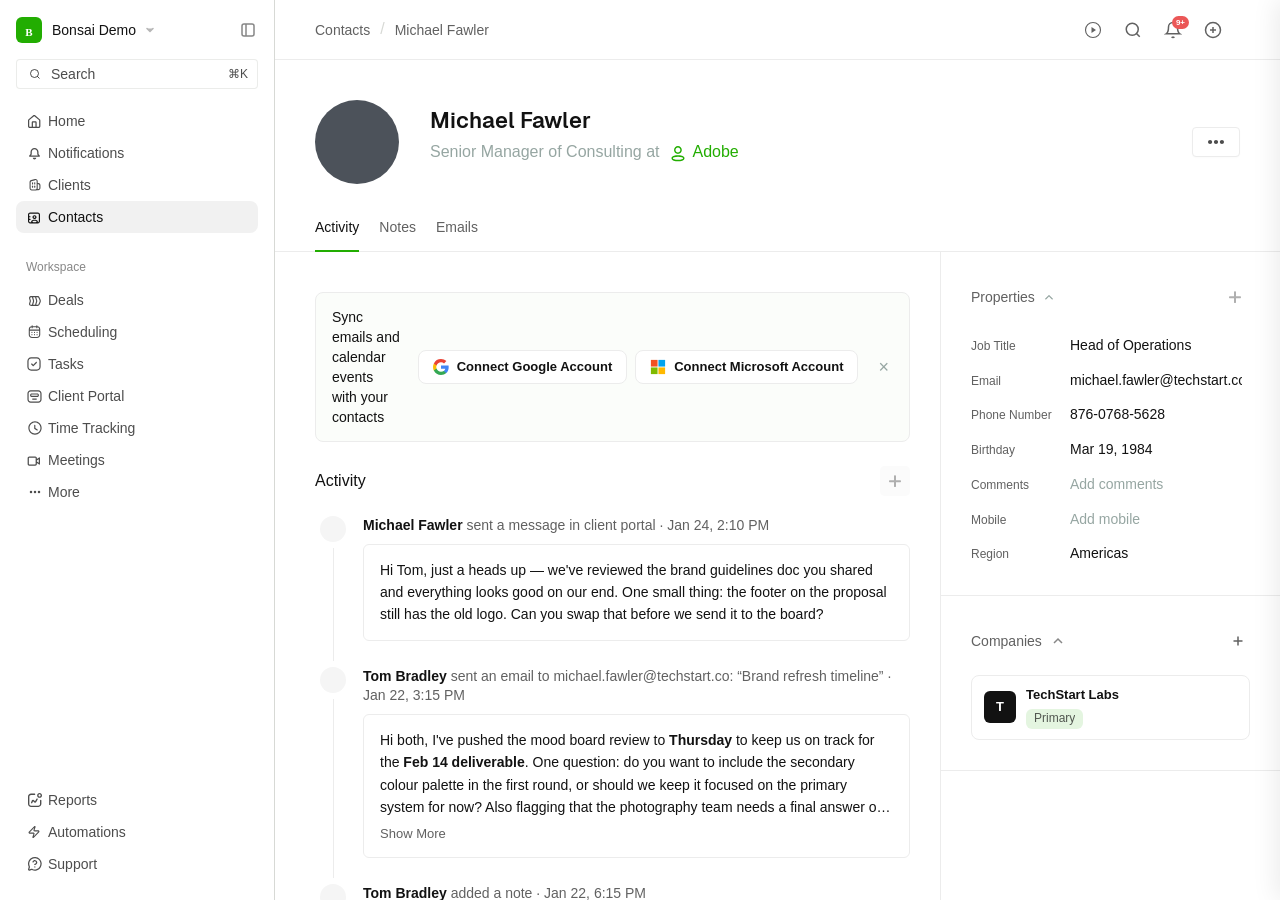
<file: index.html>
<!DOCTYPE html>
<html lang="en" data-theme="light">
<head>
  <meta charset="UTF-8" />
  <meta name="viewport" content="width=device-width, initial-scale=1.0" />
  <title>Michael Fawler — Contacts — Bonsai</title>
  <link rel="stylesheet" href="./prototype-kit/styles/application.css" />
  <link rel="stylesheet" href="styles/layout.css" />
  <link rel="stylesheet" href="styles/activity-feed.css" />
  <link rel="stylesheet" href="styles/notes.css" />
  <link rel="stylesheet" href="styles/tab-emails.css" />
  <link rel="stylesheet" href="styles/right-sidebar.css" />
  <link rel="stylesheet" href="styles/modals.css" />
  <link rel="stylesheet" href="styles/email-panel.css" />
  <link rel="stylesheet" href="styles/local.css" />
</head>
<body>
<div id="outer-wrapper" class="with-sidebar with-sidebar-expanded">
  <span id="ph-sidebar"></span>
  <div class="page-content page-content-with-header">
    <span id="ph-topbar"></span>
    <div class="contact-page-body">
      <div class="contact-content-area">
        <div class="contact-main-content">
          <span id="ph-tab-activity"></span>
          <span id="ph-tab-notes"></span>
          <span id="ph-tab-emails"></span>
        </div>
        <span id="ph-right-sidebar"></span>
      </div>
    </div>
  </div>
</div>
<span id="ph-email-panel"></span>
<span id="ph-modals"></span>
<div id="toast-notification" class="toast-notification">
  <span class="toast-dot"></span>
  <span class="toast-msg"></span>
  <button class="toast-close" onclick="closeToast()">&#x2715;</button>
</div>
<script src="js/loader.js"></script>
</body>
</html>
</file>
<file: styles/layout.css>
html, body { overflow: hidden; height: 100%; font-family: -apple-system, BlinkMacSystemFont, "SF Pro Text", "SF Pro Display", "Helvetica Neue", sans-serif; }
    .page-content { min-height: 0; height: 100%; overflow: hidden; }

    /* ── Sidebar theme (normally set via React inline styles) ── */
    .sidenav {
      --sidebar-primary-bg: var(--bg-sidebar, #ffffff);
      --sidebar-primary-border: var(--border-content-alt, #d7d9d5);
      --sidenav-text-color: var(--text-default, #121212);
      --sidenav-item-hover-bg: var(--bg-hover-subtle, #fcfcfc);
      --sidenav-item-selected-bg: var(--bg-grey-f1, #f1f1f1);
    }
    /* meetings icon has no rule in application.css — add it here */
    .sidenav-features-item-icon.meetings {
      top: 10px;
      left: 11px;
      width: 14px;
    }

    /* match production tab gap */
    .subnavigation-items { gap: 20px; }

    /* ── Page scaffold ── */
    .page-content.page-content-with-header { height: 100vh; }
    .contact-page-body {
      display: flex;
      flex-direction: column;
    }
    .contact-page-body + .contact-page-body {
      flex: 1;
      overflow: hidden;
    }
    .contact-page-body .contact-page-body {
      flex: 1;
      overflow: hidden;
    }

    /* ── Two-column content area ── */
    .contact-content-area {
      display: flex;
      flex: 1;
      overflow: hidden;
      position: relative;
    }
    .contact-main-content {
      flex: 1;
      overflow-y: auto;
      padding: 40px 30px 40px 40px;
    }
    .contact-sidebar {
      width: 340px;
      flex-shrink: 0;
      border-left: 1px solid var(--border-content);
      overflow-y: auto;
      background: var(--bg-content);
    }

    /* ── Tab section title row ── */
    .tab-section-title-row {
      display: flex;
      align-items: center;
      justify-content: space-between;
      margin-bottom: 20px;
    }
    .tab-section-title {
      font-size: 16px;
      font-weight: 500;
      color: var(--text-default);
    }
    .add-btn-wrap { position: relative; }

    /* ── Tab visibility ── */
    .tab-panel { display: none; }
    .tab-panel.active { display: block; }

    /* ── Add dropdown (shared by activity, meetings, etc.) ── */
    .add-dropdown {
      position: absolute;
      top: calc(100% + 4px);
      right: 30px;
      z-index: 50;
      display: none;
    }
    .add-dropdown.open { display: block; }

    /* ── Access toggle dropdown ── */
    .access-select {
      display: inline-flex;
      align-items: center;
      gap: 4px;
      padding: 4px 8px;
      border: 1px solid var(--border-content);
      border-radius: 4px;
      font-size: 12px;
      cursor: pointer;
      color: var(--text-default);
    }
</file>
<file: styles/activity-feed.css>
/* ── Activity feed ── */
    .activity-feed { display: flex; flex-direction: column; gap: 0; }
    .activity-item {
      display: flex;
      gap: 12px;
      padding-bottom: 6px;
    }
    .activity-item-left {
      display: flex;
      flex-direction: column;
      align-items: center;
      flex-shrink: 0;
      width: 36px;
    }
    .activity-item-line {
      width: 1px;
      flex: 1;
      background: var(--border-content);
      margin-top: 6px;
    }
    .activity-item:last-child .activity-item-line { display: none; }
    .activity-item-body { flex: 1; min-width: 0; padding-bottom: 20px; overflow: hidden; }
    .activity-meta {
      font-size: 14px;
      color: var(--text-muted);
      margin-bottom: 8px;
      line-height: 1.4;
    }
    .activity-meta strong { color: var(--text-default); font-weight: 600; }
    .activity-meta a { color: var(--text-default); text-decoration: underline; cursor: pointer; }
    .activity-meta-row {
      display: flex;
      align-items: baseline;
      justify-content: space-between;
      gap: 16px;
      margin-bottom: 8px;
    }
    .activity-meta-row .activity-meta { margin-bottom: 0; }
    .activity-text {
      font-size: 14px;
      color: var(--text-default);
      line-height: 1.6;
    }
    .activity-icon-badge {
      width: 32px;
      height: 32px;
      border-radius: 50%;
      display: flex;
      align-items: center;
      justify-content: center;
      flex-shrink: 0;
      background: var(--bg-grey-f5);
    }

    /* ── Meeting card (in activity feed) ── */
    .meeting-card {
      display: inline-flex;
      align-items: center;
      gap: 8px;
      border: 1px solid var(--border-content);
      border-radius: 6px;
      padding: 7px 12px;
      margin-top: 8px;
      background: var(--bg-content);
      cursor: pointer;
    }
    .meeting-card:hover { background: var(--bg-grey-fa); }
    .meeting-card-icon {
      display: flex;
      align-items: center;
      justify-content: center;
      flex-shrink: 0;
    }
    .meeting-card-title { font-size: 13px; font-weight: 500; color: var(--text-default); }

    /* ── Document card (proposals, contracts) ── */
    .doc-card {
      display: inline-flex;
      align-items: center;
      gap: 8px;
      border: 1px solid var(--border-content);
      border-radius: 6px;
      padding: 7px 12px;
      margin-top: 8px;
      background: var(--bg-content);
      cursor: pointer;
    }
    .doc-card:hover { background: var(--bg-grey-fa); }
    .doc-card-icon {
      display: flex;
      align-items: center;
      justify-content: center;
      flex-shrink: 0;
    }
    .doc-card-title { font-size: 13px; font-weight: 500; color: var(--text-default); }
    .activity-meta a { text-decoration: underline; cursor: pointer; color: inherit; }

    /* ── Email activity feed items ── */
    .email-activity-item .activity-item-body { padding-bottom: 20px; }
    .email-preview-text {
      font-size: 13px; color: var(--text-muted); line-height: 1.55;
      margin-top: 5px;
      overflow: hidden; text-overflow: ellipsis; white-space: nowrap;
    }
    .email-view-link-meta,
    .email-view-link-meta:hover,
    .email-view-link-meta:visited,
    .email-view-link-meta:active {
      font-size: 14px; color: var(--color-primary) !important; font-weight: 500;
      cursor: pointer; flex-shrink: 0;
      text-decoration: none !important;
    }
    .email-activity-card-body {
      font-size: 14px;
      color: var(--text-default);
      line-height: 1.6;
      overflow: hidden;
      display: -webkit-box;
      -webkit-line-clamp: 4;
      -webkit-box-orient: vertical;
    }
    .email-activity-card {
      position: relative;
    }
    .email-activity-card:hover,
    .activity-item:hover .activity-text {
      background: #f7f8f7 !important;
    }
    .email-view-hover-link,
    .email-view-hover-link:hover,
    .email-view-hover-link:visited,
    .email-view-hover-link:active {
      position: absolute;
      top: 50%;
      right: 12px;
      transform: translateY(-50%);
      font-size: 13px;
      font-weight: 500;
      color: var(--color-primary) !important;
      text-decoration: none !important;
      opacity: 0;
      transition: opacity 0.15s;
      background: #ffffff;
      border: 1px solid #e0e3e7;
      border-radius: 6px;
      padding: 4px 10px;
      white-space: nowrap;
    }
    .email-view-hover-link:hover {
      background: #f7f8f7 !important;
      border-color: #d0d3d8 !important;
    }
    .email-activity-card:hover .email-view-hover-link {
      opacity: 1;
    }
    .email-show-more {
      display: inline-block;
      font-size: 13px;
      font-weight: 500;
      color: var(--text-muted);
      cursor: pointer;
      margin-top: 6px;
      text-decoration: none !important;
    }
    .email-show-more:hover {
      color: var(--text-default) !important;
      text-decoration: none !important;
    }
</file>
<file: styles/notes.css>
/* ── Notes tab ── */
    .contact-note-toggle {
      display: flex;
      align-items: center;
      margin-bottom: 30px;
      padding: 15px;
      font-size: 14px;
      font-weight: 500;
      background: var(--bg-grey-fa);
      border-radius: 6px;
      cursor: pointer;
      text-decoration: none;
    }
    .contact-note-toggle, .contact-note-toggle:focus, .contact-note-toggle:visited {
      color: var(--text-default);
    }
    .contact-note-toggle:hover, .contact-note-toggle:active { color: var(--text-default); background: var(--bg-grey-f8); }
    .contact-note-toggle-icon {
      display: inline-flex;
      align-items: center;
      justify-content: center;
      width: 20px;
      height: 20px;
      margin-right: 10px;
      padding: 4px;
      background: var(--bg-grey-f1);
      border-radius: 5px;
    }

    /* ── Note items ── */
    .note-item {
      display: flex;
      gap: 10px;
      padding-bottom: 20px;
    }
    .note-item-left {
      display: flex;
      flex-direction: column;
      align-items: center;
      gap: 4px;
      flex-shrink: 0;
      width: 20px;
    }
    .note-edit-icon {
      width: 18px;
      height: 18px;
      display: flex;
      align-items: center;
      justify-content: center;
      color: var(--text-muted-alt);
      cursor: pointer;
      flex-shrink: 0;
    }
    .note-item-line {
      width: 1px;
      flex: 1;
      background: var(--border-content);
      min-height: 20px;
    }
    .note-item:last-child .note-item-line { display: none; }
    .note-item-body { flex: 1; }
    .note-meta {
      font-size: 13px;
      color: var(--text-muted);
      margin-bottom: 4px;
    }
    .note-meta strong { color: var(--text-default); font-weight: 600; }
    .note-text {
      font-size: 14px;
      color: var(--text-default);
      line-height: 1.6;
    }

    /* ── Note inline action buttons (Edit · Delete on hover) ── */
    .note-inline-actions {
      display: flex;
      align-items: center;
      gap: 6px;
      position: absolute;
      top: 50%;
      right: 12px;
      transform: translateY(-50%);
      opacity: 0;
      transition: opacity 0.15s;
    }
    .activity-item:hover .note-inline-actions,
    .note-item:hover .note-inline-actions {
      opacity: 1;
    }
    .note-inline-action,
    .note-inline-action:hover,
    .note-inline-action:visited,
    .note-inline-action:active {
      font-size: 13px;
      font-weight: 500;
      cursor: pointer;
      text-decoration: none !important;
      color: #22AD01 !important;
      background: #ffffff;
      border: 1px solid #e0e3e7;
      border-radius: 6px;
      padding: 4px 10px;
      white-space: nowrap;
      transition: background 0.12s, border-color 0.12s;
    }
    .note-inline-action:hover { background: #f7f8f7 !important; border-color: #d0d3d8 !important; }
    .note-inline-delete,
    .note-inline-delete:hover,
    .note-inline-delete:visited,
    .note-inline-delete:active { color: #eb5757 !important; }

    /* ── Note action button (legacy, kept for toggle logic) ── */
    .note-menu-btn { display: none; }
    .note-dropdown { display: none; }

    /* ── Note text: remove left border ── */
    .note-text {
      border-left: none !important;
      padding-left: 0 !important;
    }

    /* ── Note edit mode (inline composer) ── */
    .note-edit-area {
      margin-bottom: 14px;
    }
    .note-composer-toolbar {
      display: flex;
      align-items: center;
      gap: 2px;
      padding: 6px 10px;
      border: 1px solid var(--border-content);
      border-bottom: none;
      border-radius: 6px 6px 0 0;
      background: var(--bg-grey-fa);
    }
    .note-composer-toolbar-btn {
      background: none;
      border: none;
      cursor: pointer;
      color: var(--text-muted);
      padding: 4px 6px;
      border-radius: 4px;
      font-size: 13px;
      font-weight: 500;
      display: inline-flex;
      align-items: center;
      transition: background 0.12s;
      line-height: 1;
    }
    .note-composer-toolbar-btn:hover { background: var(--bg-grey-f1); }
    .note-composer-toolbar-sep { width: 1px; height: 16px; background: var(--border-content); margin: 0 4px; }
    .note-composer-body {
      border: 1px solid var(--border-content);
      border-radius: 0 0 6px 6px;
      background: var(--bg-content);
      min-height: 90px;
      padding: 12px 14px;
      font-size: 14px;
      color: var(--text-default);
      line-height: 1.6;
      outline: none;
    }
    .note-composer-body:focus {
      border-color: var(--border-content-alt);
    }
    .note-composer-actions {
      display: flex;
      align-items: center;
      gap: 8px;
      margin-top: 10px;
    }

    /* ── Delete modal ── */
    .delete-note-modal .modal-dialog {
      width: 340px;
      padding: 32px 28px 28px;
      text-align: center;
    }
    .delete-note-modal-title {
      font-size: 17px;
      font-weight: 700;
      color: var(--text-default);
      margin-bottom: 12px;
    }
    .delete-note-modal-desc {
      font-size: 14px;
      color: var(--text-muted);
      line-height: 1.55;
      margin-bottom: 24px;
    }
    .btn-danger {
      background: #eb5757;
      color: white;
      border: none;
      border-radius: 6px;
      padding: 10px 20px;
      font-size: 14px;
      font-weight: 500;
      cursor: pointer;
      width: 100%;
      transition: background 0.12s;
    }
    .btn-danger:hover { background: #d94f4f; }
</file>
<file: styles/tab-emails.css>
/* ── Emails tab header ── */
    .emails-header {
      display: flex;
      align-items: center;
      justify-content: space-between;
      margin-bottom: 20px;
      flex-wrap: wrap;
      gap: 10px;
    }
    .emails-header-actions { display: flex; gap: 8px; position: relative; }

    /* ── Legacy email item (list view) ── */
    .email-item {
      display: flex;
      gap: 12px;
      padding: 16px 0;
      border-bottom: 1px solid var(--border-content);
    }
    .email-item:last-child { border-bottom: none; }
    .email-item-body { flex: 1; min-width: 0; }
    .email-item-header { display: flex; align-items: flex-start; justify-content: space-between; gap: 10px; margin-bottom: 2px; }
    .email-item-subject { font-size: 13px; font-weight: 600; color: var(--text-default); }
    .email-item-date { font-size: 12px; color: var(--text-muted); flex-shrink: 0; white-space: nowrap; }
    .email-item-recipients { font-size: 12px; color: var(--text-muted); margin-bottom: 6px; display: flex; align-items: center; justify-content: space-between; }
    .email-item-preview { font-size: 13px; color: var(--text-default); line-height: 1.5; }
    .email-view-link { font-size: 12px; color: var(--color-primary); font-weight: 500; cursor: pointer; flex-shrink: 0; }

    /* ── Email access popover ── */
    .email-access-popover {
      position: absolute;
      top: calc(100% + 8px);
      right: 0;
      width: 340px;
      background: var(--bg-content);
      border: 1px solid var(--border-content);
      border-radius: 8px;
      box-shadow: 0 4px 20px rgba(0,0,0,0.12);
      z-index: 300;
      padding: 16px;
    }
    .email-access-popover-title { font-size: 14px; font-weight: 600; margin-bottom: 14px; }
    .email-access-workspace-row {
      display: flex;
      align-items: center;
      gap: 10px;
      margin-bottom: 8px;
    }
    .workspace-avatar {
      width: 28px;
      height: 28px;
      border-radius: 6px;
      background: var(--text-default);
      display: flex;
      align-items: center;
      justify-content: center;
      flex-shrink: 0;
    }
    .workspace-name { flex: 1; font-size: 13px; font-weight: 500; }
    .email-access-popover-description { font-size: 12px; color: var(--text-muted); margin-bottom: 14px; line-height: 1.5; }
    .email-access-search-row { display: flex; gap: 8px; margin-bottom: 14px; }
    .email-access-search { flex: 1; }
    .email-access-user-row { display: flex; align-items: center; gap: 10px; }
    .email-access-user-name { flex: 1; font-size: 13px; font-weight: 500; }
    .email-access-user-status { font-size: 12px; color: var(--text-muted); }

    /* ── Email: Disconnected state ── */
    .email-disconnected-wrap {
      display: flex;
      flex-direction: column;
      align-items: center;
      justify-content: center;
      min-height: 360px;
      padding: 60px 20px 40px;
    }
    .email-disconnected-centered {
      border: 1px solid var(--border-content);
      border-radius: 10px;
      padding: 60px 40px 50px;
      display: flex;
      flex-direction: column;
      align-items: center;
      text-align: center;
    }
    .email-disconnected-desc {
      font-size: 14px;
      color: var(--text-default);
      line-height: 1.6;
      margin: 0 0 22px;
      max-width: 540px;
    }

    /* ── Email: Setup Required state ── */
    .email-setup-required-card {
      display: flex; flex-direction: column; align-items: center; text-align: center;
      padding: 60px 40px 60px;
      border: 1px solid var(--border-content);
      border-radius: 10px;
      background: var(--bg-content);
    }
    .email-setup-required-title {
      font-size: 15px; font-weight: 600; color: var(--text-default); margin-bottom: 8px;
    }
    .email-setup-required-desc {
      font-size: 13px; color: var(--text-muted); line-height: 1.6; max-width: 360px; margin-bottom: 20px;
    }
    .email-setup-required-btn {
      padding-left: 20px !important; padding-right: 20px !important;
    }

    /* ── Email section header ── */
    .email-section-header {
      display: flex; align-items: center; justify-content: space-between;
      margin-bottom: 20px;
    }
    .email-section-actions { display: flex; align-items: center; gap: 10px; }

    /* "New Email" / Send Email button */
    .email-compose-btn {
      display: inline-flex; align-items: center; justify-content: center; gap: 6px;
      padding: 0 12px; height: 32px; line-height: 1;
      border: 1px solid var(--border-content);
      border-radius: 6px; background: none;
      font-size: 13px; font-weight: 500; color: var(--text-default);
      cursor: pointer; white-space: nowrap;
      transition: background 0.12s;
    }
    .email-compose-btn svg { display: block; flex-shrink: 0; }
    .email-compose-btn:hover { background: var(--bg-grey-f8); }

    /* Three-dot menu */
    .email-dots-wrap { position: relative; }
    .email-dots-dropdown {
      position: absolute; top: calc(100% + 4px); right: 0;
      background: var(--bg-content); border: 1px solid var(--border-content);
      border-radius: 8px; box-shadow: 0 4px 16px rgba(0,0,0,0.12);
      z-index: 200; min-width: 180px; padding: 4px 0;
    }
    .email-dots-dropdown li { list-style: none; }
    .email-dots-dropdown li a {
      display: flex; align-items: center; justify-content: space-between;
      padding: 8px 14px;
      font-size: 13px; color: var(--text-default); cursor: pointer;
      text-decoration: none; gap: 10px;
    }
    .email-dots-dropdown li a:hover { background: var(--bg-grey-f8); color: var(--text-default); }

    /* Send Email header button (green primary) */
    .send-email-header-btn {
      display: inline-flex; align-items: center; gap: 6px;
      padding: 0 16px; height: 34px;
      background: #22AD01; color: #ffffff;
      border: none; border-radius: 6px;
      font-size: 13px; font-weight: 500;
      cursor: pointer; white-space: nowrap;
      transition: background 0.12s;
    }
    .send-email-header-btn svg { stroke: #ffffff; flex-shrink: 0; }
    .send-email-header-btn:hover { background: #1c9701; }

    /* ── Inbox-style email list ── */
    .email-inbox-list { display: flex; flex-direction: column; }
    .email-thread-row {
      display: flex; align-items: center; gap: 14px;
      padding: 14px 0; border-bottom: 1px solid #e5e7eb;
      cursor: pointer; min-height: 72px; box-sizing: border-box;
    }
    .email-thread-row:hover { background: transparent; }
    .email-thread-row:last-child { border-bottom: none; }
    .email-thread-avatar-col { flex-shrink: 0; width: 40px; display: flex; align-items: center; }
    .email-thread-placeholder { width: 40px; height: 40px; border-radius: 4px; background: #f3f4f6; flex-shrink: 0; }
    .email-thread-content { flex: 1; min-width: 0; }
    .email-thread-top { display: flex; align-items: baseline; gap: 8px; margin-bottom: 3px; }
    .email-thread-subject { font-size: 14px; font-weight: 600; color: #111827; overflow: hidden; text-overflow: ellipsis; white-space: nowrap; flex: 1; }
    .email-thread-unread .email-thread-subject { font-weight: 700; }
    .email-thread-count { display: inline-flex; align-items: center; justify-content: center; font-size: 11px; font-weight: 500; color: var(--text-muted); background: var(--bg-grey-f1); border-radius: 3px; padding: 1px 5px; flex-shrink: 0; }
    .email-thread-date { font-size: 13px; color: #6b7280; flex-shrink: 0; white-space: nowrap; margin-left: auto; }
    .email-thread-participants { font-size: 13px; color: #6b7280; font-weight: 400; overflow: hidden; text-overflow: ellipsis; white-space: nowrap; margin-bottom: 3px; }
    .email-thread-preview { font-size: 13px; color: #9ca3af; overflow: hidden; text-overflow: ellipsis; white-space: nowrap; }

    /* ── Email inbox search row ── */
    .email-inbox-search-row { display: flex; align-items: center; gap: 8px; margin-bottom: 16px; }
</file>
<file: styles/right-sidebar.css>
/* ── Right sidebar ── */
    .sidebar-section {
      padding: 25px 30px 30px;
      border-bottom: 1px solid var(--border-content);
    }
    .sidebar-section-header {
      display: flex;
      align-items: center;
      justify-content: space-between;
      margin-bottom: 0;
    }
    .sidebar-section--open .sidebar-section-header {
      margin-bottom: 14px;
    }
    .sidebar-section-title {
      font-size: 14px;
      font-weight: 500;
      color: var(--text-muted);
      display: inline-flex;
      align-items: center;
      gap: 10px;
      margin-left: -8.5px;
      padding: 5px 13.5px 5px 8.5px;
      border-radius: 5px;
      cursor: pointer;
      user-select: none;
    }
    .sidebar-section-title:hover {
      background-color: var(--bg-grey-fc, #fcfcfc);
    }
    .sidebar-section-title svg {
      transition: transform 0.15s ease;
    }
    .sidebar-section--open .sidebar-section-title svg {
      transform: rotate(180deg);
    }
    .sidebar-section:not(.sidebar-section--open) > :not(.sidebar-section-header) {
      display: none;
    }
    .sidebar-section-toggle {
      color: var(--text-muted-alt);
      cursor: pointer;
      font-size: 11px;
    }
    .sidebar-field { margin-bottom: 12px; }
    .sidebar-field:last-child { margin-bottom: 0; }
    .sidebar-field-label {
      font-size: 11px;
      font-weight: 500;
      text-transform: uppercase;
      letter-spacing: 0.5px;
      color: var(--text-muted);
      margin-bottom: 3px;
    }
    .sidebar-field-value { font-size: 13px; color: var(--text-default); }
    .sidebar-field-placeholder { font-size: 13px; color: var(--text-lighter); font-style: italic; }

    /* ── page-properties-* (mirrors production) ── */
    .page-properties-section {
      padding: 30px;
      border-bottom: 1px solid var(--border-content);
    }
    .page-properties-section-title {
      display: flex;
      align-items: center;
      justify-content: space-between;
      margin-bottom: 0;
      font-size: 14px;
      font-weight: 500;
      color: var(--text-muted);
      user-select: none;
    }
    .page-properties-section-title--open {
      margin-bottom: 20px;
    }
    .page-properties-section-title-toggle {
      display: inline-flex;
      align-items: center;
      gap: 10px;
      margin-left: -8.5px;
      padding: 5px 13.5px 5px 8.5px;
      border-radius: 5px;
      cursor: pointer;
    }
    .page-properties-section-title-toggle:hover {
      background-color: var(--bg-grey-fc, #fcfcfc);
    }
    .page-properties-section-title-toggle-icon {
      flex-shrink: 0;
      width: 8px;
      height: auto;
      transition: transform 0.15s ease;
    }
    .page-properties-section-title-toggle-icon path { fill: var(--text-lighter); }
    .page-properties-section-title-toggle-icon--open { transform: rotate(180deg); }
    .page-properties-section-title:not(.page-properties-section-title--open) + div { display: none; }
    .dashboard-chart-option-add-icon {
      display: flex;
      align-items: center;
      opacity: 0.5;
      transition: opacity 0.15s;
    }
    .dashboard-chart-option-add-icon:hover { opacity: 1; }
    .page-properties-section-item {
      display: flex;
      align-items: baseline;
      gap: 8px;
      margin-bottom: 10px;
    }
    .page-properties-section-item:last-child { margin-bottom: 0; }
    .page-properties-section-item-label {
      flex-shrink: 0;
      width: 90px;
      font-size: 12px;
      color: var(--text-muted);
      padding-top: 6px;
    }
    .page-properties-section-item-editable { flex: 1; min-width: 0; }
    .ghost-input-wrapper { width: 100%; }
    .ghost-form-control {
      display: block;
      width: 100%;
      background: transparent;
      border: 1px solid transparent;
      border-radius: 4px;
      padding: 4px 6px;
      font-size: 13px;
      color: var(--text-default);
      font-family: inherit;
      outline: none;
      transition: border-color 0.15s, background 0.15s;
    }
    .ghost-form-control:hover,
    .ghost-form-control:focus {
      background: var(--bg-grey-f5, #f5f5f5);
      border-color: var(--border-content, #ececec);
    }
    .ghost-form-control::placeholder { color: var(--text-muted); }
    .sidebar-add-btn {
      background: none;
      border: none;
      color: var(--color-primary);
      font-size: 12px;
      font-weight: 500;
      cursor: pointer;
      padding: 0;
    }
    .company-card {
      display: flex;
      align-items: center;
      gap: 10px;
      padding: 10px 12px;
      border: 1px solid var(--border-content);
      border-radius: 8px;
      margin-top: 10px;
    }
    .company-card-avatar {
      width: 32px;
      height: 32px;
      border-radius: 6px;
      background: var(--text-default);
      color: white;
      display: flex;
      align-items: center;
      justify-content: center;
      font-size: 13px;
      font-weight: 600;
      flex-shrink: 0;
    }
    .company-card-name { font-size: 13px; font-weight: 600; color: var(--text-default); }
</file>
<file: styles/modals.css>
/* ── Modal overlay ── */
    .modal-overlay {
      position: fixed;
      inset: 0;
      background: rgba(0,0,0,0.45);
      z-index: 2000;
      display: flex;
      align-items: flex-start;
      justify-content: center;
      padding-top: 8vh;
      padding-bottom: 8vh;
      overflow-y: auto;
    }
    .modal-overlay.hidden { display: none; }

    /* ── Toast notification ── */
    #toast-notification {
      position: fixed;
      bottom: 24px;
      right: 24px;
      background: #fff;
      border: 1px solid var(--border-content);
      border-radius: 8px;
      padding: 11px 14px 11px 12px;
      display: flex;
      align-items: center;
      gap: 9px;
      font-size: 13px;
      color: var(--text-default);
      box-shadow: 0 4px 16px rgba(0,0,0,0.10);
      z-index: 3000;
      opacity: 0;
      transform: translateY(8px);
      transition: opacity 0.2s ease, transform 0.2s ease;
      pointer-events: none;
    }
    #toast-notification.visible {
      opacity: 1;
      transform: translateY(0);
      pointer-events: auto;
    }
    .toast-dot { width: 8px; height: 8px; border-radius: 50%; background: #22AD01; flex-shrink: 0; }
    .toast-close { margin-left: 10px; cursor: pointer; color: var(--text-lighter); font-size: 15px; line-height: 1; background: none; border: none; padding: 0; }

    /* ── Modal shell ── */
    .modal-wrap {
      position: relative;
      display: flex;
      align-items: flex-start;
      gap: 10px;
    }
    .modal-close-btn {
      width: 34px;
      height: 34px;
      border-radius: 50%;
      background: rgba(255,255,255,0.18);
      border: none;
      color: white;
      cursor: pointer;
      display: flex;
      align-items: center;
      justify-content: center;
      flex-shrink: 0;
      margin-top: 2px;
      font-size: 14px;
      transition: background 0.15s;
    }
    .modal-close-btn:hover { background: rgba(255,255,255,0.3); }
    .modal-dialog {
      background: white;
      border-radius: 12px;
      box-shadow: 0 20px 60px rgba(0,0,0,0.22);
      width: 600px;
      max-width: calc(100vw - 80px);
      max-height: 80vh;
      overflow-y: auto;
    }
    .modal-dialog-sm { width: 440px; }

    /* ── Integration settings modal ── */
    .integ-modal-header {
      display: flex;
      align-items: center;
      gap: 14px;
      padding: 24px 24px 0;
    }
    .integ-modal-provider-info { flex: 1; }
    .integ-modal-provider-name {
      font-size: 15px;
      font-weight: 600;
      color: var(--text-default);
      display: flex;
      align-items: center;
      gap: 10px;
      margin-bottom: 3px;
    }
    .integ-modal-email-addr { font-size: 12px; color: var(--text-muted); }
    .integ-modal-connected-badge {
      font-size: 12px;
      color: #22AD01;
      font-weight: 500;
      display: inline-flex;
      align-items: center;
      gap: 5px;
    }
    .integ-modal-connected-dot {
      width: 7px; height: 7px;
      border-radius: 50%;
      background: #22AD01;
      display: inline-block;
    }
    .integ-modal-tabs {
      display: flex;
      border-bottom: 1px solid var(--border-content);
      padding: 0 24px;
      margin: 16px 0 0;
    }
    .integ-modal-tab {
      font-size: 13px;
      font-weight: 500;
      color: var(--text-muted);
      padding: 10px 0;
      margin-right: 22px;
      border-bottom: 2px solid transparent;
      cursor: pointer;
      user-select: none;
      transition: color 0.15s;
      position: relative;
      bottom: -1px;
    }
    .integ-modal-tab:hover { color: var(--text-default); }
    .integ-modal-tab.active { color: var(--text-default); border-bottom-color: #22AD01; }
    .integ-modal-body { padding: 24px 24px 0; }
    .integ-tab-panel { display: none; }
    .integ-tab-panel.active { display: block; }

    /* ── Sharing options ── */
    .sharing-section { margin-bottom: 28px; }
    .sharing-section-title {
      font-size: 14px;
      font-weight: 600;
      color: var(--text-default);
      margin-bottom: 4px;
    }
    .sharing-section-desc {
      font-size: 13px;
      color: var(--text-muted);
      margin-bottom: 14px;
      line-height: 1.5;
    }
    .sharing-option {
      display: flex;
      align-items: center;
      gap: 14px;
      border: 1.5px solid var(--border-content);
      border-radius: 8px;
      padding: 13px 15px;
      margin-bottom: 8px;
      cursor: pointer;
      transition: border-color 0.15s, background 0.12s;
    }
    .sharing-option:last-child { margin-bottom: 0; }
    .sharing-option.selected { border-color: #22AD01; background: rgba(34,173,1,0.025); }
    .sharing-option-icon { color: var(--text-muted); flex-shrink: 0; display: flex; align-items: center; }
    .sharing-option-body { flex: 1; }
    .sharing-option-title { font-size: 13px; font-weight: 500; color: var(--text-default); margin-bottom: 2px; }
    .sharing-option-desc { font-size: 12px; color: var(--text-muted); line-height: 1.4; }
    .sharing-option-radio {
      width: 18px; height: 18px;
      border-radius: 50%;
      border: 2px solid #d0d0d0;
      display: flex; align-items: center; justify-content: center;
      flex-shrink: 0;
      transition: border-color 0.15s, background 0.15s;
    }
    .sharing-option.selected .sharing-option-radio { border-color: #22AD01; background: #22AD01; }
    .sharing-option.selected .sharing-option-radio::after {
      content: ''; width: 6px; height: 6px;
      border-radius: 50%; background: white; display: block;
    }
    .individual-sharing-row { display: flex; align-items: flex-start; justify-content: space-between; gap: 20px; }
    .individual-sharing-info { flex: 1; }

    /* ── Blocklist empty state ── */
    .blocklist-empty {
      display: flex; flex-direction: column; align-items: center;
      padding: 52px 20px 40px; text-align: center;
    }
    .blocklist-empty-icon { color: var(--text-lighter); margin-bottom: 12px; }
    .blocklist-empty-title { font-size: 14px; font-weight: 600; color: var(--text-default); margin-bottom: 6px; }
    .blocklist-empty-desc { font-size: 13px; color: var(--text-muted); margin-bottom: 20px; max-width: 280px; line-height: 1.5; }

    /* ── Modal footer ── */
    .modal-footer {
      padding: 16px 24px;
      border-top: 1px solid var(--border-content);
      display: flex; justify-content: flex-end; gap: 10px;
      margin-top: 24px;
    }

    /* ── Import past emails modal ── */
    .import-modal-inner { padding: 32px 32px 28px; }
    .import-modal-logo {
      width: 46px; height: 46px;
      border-radius: 10px;
      display: flex; align-items: center; justify-content: center;
      margin-bottom: 20px; overflow: hidden;
    }
    .import-modal-title { font-size: 17px; font-weight: 700; color: var(--text-default); margin-bottom: 8px; }
    .import-modal-subtitle { font-size: 13px; color: var(--text-muted); margin-bottom: 18px; }
    .import-date-row { display: flex; align-items: center; gap: 10px; width: 100%; margin-bottom: 24px; }
    .import-date-field {
      flex: 1; display: flex; align-items: center; gap: 8px;
      border: 1.5px solid var(--border-content);
      border-radius: 7px; padding: 9px 12px;
      font-size: 13px; color: var(--text-default);
      cursor: pointer; transition: border-color 0.15s;
    }
    .import-date-field:hover { border-color: var(--border-content-alt); }
    .import-date-arrow { color: var(--text-muted); flex-shrink: 0; font-size: 16px; }
    .import-modal-cta { width: 100%; margin-bottom: 10px; }
    .import-modal-skip {
      width: 100%; text-align: center;
      font-size: 13px; font-weight: 500;
      color: var(--text-muted); cursor: pointer;
      padding: 6px 0; user-select: none;
    }
    .import-modal-skip:hover { color: var(--text-default); }

    /* ── Visibility Settings Modal ── */
    .vis-settings-dialog { max-width: 500px !important; width: 500px !important; }
    .vis-section { margin-bottom: 20px; }
    .vis-section-title { font-size: 14px; font-weight: 600; color: var(--text-default); margin-bottom: 2px; }
    .vis-section-desc { font-size: 13px; color: var(--text-muted); margin-bottom: 12px; }
    .vis-option {
      border: 1px solid #e5e7eb; border-radius: 8px; padding: 12px 14px;
      margin-bottom: 8px; cursor: pointer; transition: border-color 0.12s;
    }
    .vis-option:hover { border-color: #d1d5db; }
    .vis-option--selected,
    .vis-option--selected:hover { border-color: #22AD01; border-width: 2px; background: #FBFDFA; }
    .vis-option-title { font-size: 14px; font-weight: 500; color: var(--text-default); margin-bottom: 2px; }
    .vis-option-desc { font-size: 13px; color: var(--text-muted); line-height: 1.4; }
</file>
<file: styles/email-panel.css>
/* ── Email detail side panel ── */
    .email-detail-panel {
      position: fixed; top: 0; right: 0; width: 680px; height: 100%;
      background: var(--bg-content); border-left: 1px solid var(--border-content);
      display: flex; flex-direction: column;
      transform: translateX(100%);
      transition: transform 0.25s cubic-bezier(0.4, 0, 0.2, 1);
      z-index: 9999; overflow: hidden;
    }
    .email-detail-panel.open {
      transform: translateX(0);
      box-shadow: -4px 0 32px rgba(0,0,0,0.12);
    }

    /* Top bar */
    .edp-top-bar {
      display: flex; align-items: center; justify-content: space-between;
      padding: 0 20px 0 24px; height: 52px;
      border-bottom: 1px solid var(--border-content);
      flex-shrink: 0; gap: 12px;
    }
    .edp-top-bar-left {
      display: flex; align-items: center; gap: 10px; min-width: 0; flex: 1;
    }
    .edp-top-bar-icon { color: var(--text-lighter); display: flex; align-items: center; flex-shrink: 0; }
    .edp-subject {
      font-size: 14px; font-weight: 600; color: var(--text-default);
      white-space: nowrap; overflow: hidden; text-overflow: ellipsis; min-width: 0;
    }
    .edp-close-btn {
      width: 30px; height: 30px; border-radius: 6px; flex-shrink: 0;
      background: none; border: none; cursor: pointer;
      display: flex; align-items: center; justify-content: center;
      color: var(--text-muted); transition: background 0.12s;
    }
    .edp-close-btn:hover { background: var(--bg-grey-f5); }

    /* Legacy stubs kept so nothing breaks */
    .edp-subject-bar { display: none; }
    .edp-sender-bar { display: none; }
    .edp-action-btn { display: none; }
    .edp-share-popover { z-index: 200; }

    /* Body (scrollable area) */
    .edp-body {
      flex: 1; overflow: hidden;
      display: flex; flex-direction: column;
    }
    .edp-body > .edp-view-mode { padding: 0; }

    /* Compose mode */
    .email-detail-panel.compose-mode .edp-view-mode { display: none !important; }
    .email-detail-panel .edp-compose-mode { display: none; }
    .email-detail-panel.compose-mode .edp-compose-mode { display: flex; flex-direction: column; flex: 1; min-height: 0; }
    .email-detail-panel.compose-mode .edp-subject-bar { display: none; }

    /* Compose fields */
    .edp-compose-field-row {
      display: flex; align-items: center; gap: 10px;
      padding: 10px 0; border-bottom: 1px solid var(--border-content);
      flex-shrink: 0;
    }
    .edp-compose-field-label {
      font-size: 13px; color: var(--text-muted); font-weight: 500;
      flex-shrink: 0; width: 50px;
    }
    .edp-compose-input {
      flex: 1; border: none; outline: none;
      font-size: 14px; color: var(--text-default);
      background: transparent; font-family: inherit;
    }
    .edp-compose-input::placeholder { color: var(--text-lighter); }
    .edp-compose-body-area {
      flex: 1; overflow-y: auto; padding: 16px 0 8px;
      display: flex; flex-direction: column;
    }
    .edp-compose-body-text {
      flex: 1; min-height: 120px;
      font-size: 14px; color: var(--text-default); line-height: 1.65;
      outline: none;
    }
    .edp-compose-body-text:empty::before {
      content: attr(data-placeholder);
      color: var(--text-lighter); pointer-events: none;
    }

    /* Reply compose area */
    .edp-reply-divider { border: none; border-top: 1px solid var(--border-content); margin: 0; }
    .edp-reply-wrap { flex-shrink: 0; padding: 16px 24px 4px; }
    .edp-reply-header { font-size: 13px; color: var(--text-muted); margin-bottom: 10px; }
    .edp-reply-header-draft { color: #22AD01; font-weight: 500; }
    .edp-reply-compose {
      min-height: 120px;
      font-size: 14px; color: var(--text-default); line-height: 1.65;
      outline: none; padding-bottom: 8px;
    }
    .edp-reply-compose:empty::before {
      content: attr(data-placeholder);
      color: var(--text-lighter); pointer-events: none;
    }
    .edp-quoted-toggle {
      display: inline-block;
      font-size: 12px; color: var(--text-muted);
      border: 1px solid var(--border-content);
      border-radius: 3px; padding: 0 6px 2px;
      cursor: pointer; letter-spacing: 2px;
      margin: 8px 0 12px;
      transition: background 0.12s;
    }
    .edp-quoted-toggle:hover { background: var(--bg-grey-f5); }

    /* Reply toolbar */
    .edp-reply-toolbar {
      flex-shrink: 0;
      display: none;
      align-items: center; justify-content: space-between;
      padding: 10px 16px 12px;
      border-top: 1px solid var(--border-content);
      gap: 8px;
    }
    .edp-reply-toolbar.visible { display: flex; }
    .edp-rt-left { display: flex; align-items: center; gap: 2px; }
    .edp-rt-right { display: flex; align-items: center; gap: 8px; }
    .edp-rt-btn {
      width: 30px; height: 30px; border-radius: 5px;
      background: none; border: none; cursor: pointer;
      display: flex; align-items: center; justify-content: center;
      color: var(--text-muted); transition: background 0.12s;
      position: relative;
    }
    .edp-rt-btn:hover { background: var(--bg-grey-f5); color: var(--text-default); }
    .edp-rt-discard:hover { color: #eb5757; background: rgba(235,87,87,0.06); }
    .edp-rt-send {
      display: inline-flex; align-items: center; gap: 6px;
      padding: 0 14px; height: 32px;
      background: #22AD01; color: white;
      border: none; border-radius: 6px;
      font-size: 13px; font-weight: 500; cursor: pointer;
      transition: background 0.12s; white-space: nowrap;
    }
    .edp-rt-send:hover { background: #1c9701; }

    /* Toolbar button tooltips (appear ABOVE) */
    .edp-rt-btn[data-tooltip]::after {
      content: attr(data-tooltip);
      position: absolute;
      bottom: calc(100% + 6px); left: 50%; transform: translateX(-50%);
      background: #1a1a1a; color: #fff;
      padding: 4px 8px; border-radius: 5px;
      font-size: 12px; font-weight: 500; white-space: nowrap;
      pointer-events: none; opacity: 0;
      transition: opacity 0.12s; z-index: 10;
    }
    .edp-rt-btn[data-tooltip]:hover::after { opacity: 1; }
    .edp-rt-left .edp-rt-btn:first-child[data-tooltip]::after {
      left: 0; transform: none;
    }

    /* ── Thread messages ── */
    .edp-thread-list { flex-shrink: 0; }
    .edp-thread-msg { border-bottom: 1px solid var(--border-content); }
    .edp-thread-msg:last-child { border-bottom: none; }

    /* Collapsed header (full row is clickable) */
    .edp-thread-msg--collapsed {
      cursor: pointer;
      transition: background 0.1s;
    }
    .edp-thread-msg--collapsed:hover { background: var(--bg-grey-fa); }

    .edp-thread-msg-header {
      display: flex; align-items: center; gap: 10px;
      padding: 13px 20px 13px 24px;
    }
    .edp-thread-msg--expanded .edp-thread-msg-header { cursor: default; }
    .edp-thread-msg-meta { flex: 1; min-width: 0; }

    /* Name row (sender + SENT badge + email address) */
    .edp-thread-msg-name-row {
      display: flex; align-items: center; gap: 7px; flex-wrap: wrap;
    }
    .edp-thread-msg-sender { font-size: 13px; font-weight: 600; color: var(--text-default); }
    .edp-thread-msg-sent-badge {
      font-size: 10px; font-weight: 700; letter-spacing: 0.04em;
      color: #22AD01; background: rgba(34,173,1,0.08);
      border-radius: 4px; padding: 1px 5px;
      flex-shrink: 0;
    }
    .edp-thread-msg-email { font-size: 12px; color: var(--text-muted); font-weight: 400; }
    .edp-thread-msg-to-row { display: flex; align-items: center; gap: 3px; margin-top: 1px; }
    .edp-thread-msg-to { font-size: 12px; color: var(--text-muted); }

    /* Snippet row (collapsed only) */
    .edp-thread-msg-snip-row {
      font-size: 13px; color: var(--text-muted);
      padding: 0 24px 11px 58px;
      overflow: hidden; text-overflow: ellipsis; white-space: nowrap;
    }
    .edp-thread-msg--expanded .edp-thread-msg-snip-row { display: none; }

    /* Chevron */
    .edp-thread-msg-chevron {
      color: var(--text-lighter); flex-shrink: 0;
      transition: transform 0.15s;
    }
    .edp-thread-msg--expanded .edp-thread-msg-chevron { transform: rotate(180deg); }

    /* Date */
    .edp-thread-msg-date { font-size: 12px; color: var(--text-muted); flex-shrink: 0; white-space: nowrap; }

    /* Body */
    .edp-thread-msg-body {
      padding: 2px 24px 20px 58px;
      font-size: 14px; color: var(--text-default); line-height: 1.7;
      display: none;
    }
    .edp-thread-msg--expanded .edp-thread-msg-body { display: block; }
    .edp-thread-msg-body p { margin: 0 0 12px; }
    .edp-thread-msg-body p:last-child { margin-bottom: 0; }

    /* Per-message action buttons */
    .edp-thread-msg-actions {
      display: flex; align-items: center; gap: 2px;
      opacity: 0; transition: opacity 0.12s;
      flex-shrink: 0;
    }
    .edp-thread-msg:hover .edp-thread-msg-actions { opacity: 1; }
    .edp-thread-msg-actions--persistent { opacity: 1 !important; }

    /* More-actions dropdown */
    .edp-msg-more-wrap { position: relative; }
    .edp-msg-more-dropdown {
      display: none; position: absolute; top: calc(100% + 4px); right: 0;
      background: var(--bg-content); border: 1px solid var(--border-content);
      border-radius: 8px; box-shadow: 0 4px 16px rgba(0,0,0,0.12);
      z-index: 300; min-width: 130px; padding: 4px 0;
    }
    .edp-msg-more-dropdown.open { display: block; }
    .edp-msg-more-dropdown ul { margin: 0; padding: 0; list-style: none; }
    .edp-msg-more-dropdown li a {
      display: block; padding: 8px 14px;
      font-size: 13px; color: var(--text-default); cursor: pointer; text-decoration: none;
    }
    .edp-msg-more-dropdown li a:hover { background: var(--bg-grey-f8); color: var(--text-default) !important; }

    .edp-thread-msg-action-btn {
      width: 28px; height: 28px; border-radius: 5px;
      background: none; border: none; cursor: pointer;
      display: flex; align-items: center; justify-content: center;
      color: var(--text-muted); transition: background 0.12s;
      position: relative;
    }
    .edp-thread-msg-action-btn:hover { background: var(--bg-grey-f5); color: var(--text-default); }
    .edp-thread-msg-action-btn[data-tooltip]::after {
      content: attr(data-tooltip);
      position: absolute; bottom: calc(100% + 5px); left: 50%; transform: translateX(-50%);
      background: #1a1a1a; color: #fff; padding: 3px 7px; border-radius: 4px;
      font-size: 11px; white-space: nowrap; pointer-events: none; opacity: 0; z-index: 20;
      transition: opacity 0.12s;
    }
    .edp-thread-msg-action-btn[data-tooltip]:hover::after { opacity: 1; }

    /* ── Collapsible recipients ── */
    .edp-recip-collapsed { cursor: pointer; user-select: none; }
    .edp-recip-collapsed:hover .edp-thread-msg-to { color: var(--text-default); }
    .edp-recip-expanded {
      position: fixed;
      z-index: 1500;
      min-width: 300px;
      padding: 10px 14px;
      background: white;
      border: 1px solid var(--border-content);
      border-radius: 6px;
      box-shadow: 0 4px 16px rgba(0,0,0,0.12);
    }
    .edp-recip-table { border-collapse: collapse; font-size: 12px; }
    .edp-recip-table tr { vertical-align: middle; }
    .edp-recip-label {
      color: var(--text-muted); font-weight: 500; white-space: nowrap;
      padding: 3px 16px 3px 0; min-width: 38px;
    }
    .edp-recip-table td.edp-recip-name {
      font-weight: 500; color: var(--text-default); white-space: nowrap;
      padding: 3px 12px 3px 0;
    }
    .edp-recip-table td.edp-recip-email { color: var(--text-muted); white-space: nowrap; padding: 3px 0; }


    /* ── Internal comments in drawer ── */
    .edp-comments-section { border-top: 1px solid var(--border-content); flex-shrink: 0; }
    .edp-comments-toggle {
      display: flex; align-items: center; gap: 8px; padding: 11px 24px;
      cursor: pointer; font-size: 13px; font-weight: 500; color: var(--text-muted);
      user-select: none; transition: background 0.12s;
    }
    .edp-comments-toggle:hover { background: var(--bg-grey-fa); }
    .edp-comments-toggle-count {
      font-size: 11px; font-weight: 500; background: var(--bg-grey-f1);
      border-radius: 3px; padding: 1px 5px; color: var(--text-muted);
    }
    .edp-comments-toggle-chevron { margin-left: auto; transition: transform 0.15s; }
    .edp-comments-section.open .edp-comments-toggle-chevron { transform: rotate(180deg); }
    .edp-comments-body { display: none; padding: 0 24px 14px; }
    .edp-comments-section.open .edp-comments-body { display: block; }
    .edp-comment-item { display: flex; gap: 8px; margin-bottom: 10px; }
    .edp-comment-bubble { flex: 1; background: var(--bg-grey-f5); border-radius: 8px; padding: 8px 12px; }
    .edp-comment-author { font-size: 12px; font-weight: 600; color: var(--text-default); }
    .edp-comment-text { font-size: 13px; color: var(--text-default); line-height: 1.5; margin-top: 1px; }
    .edp-comment-time { font-size: 11px; color: var(--text-lighter); margin-top: 3px; }
    .edp-comment-input-row { display: flex; gap: 8px; align-items: flex-end; margin-top: 12px; }
    .edp-comment-input {
      flex: 1; border: 1px solid var(--border-content); border-radius: 6px;
      padding: 7px 10px; font-size: 13px; font-family: inherit; color: var(--text-default);
      background: var(--bg-content); outline: none; resize: none; line-height: 1.5; min-height: 34px;
    }
    .edp-comment-input::placeholder { color: var(--text-lighter); }
    .edp-comment-input:focus { border-color: var(--border-content-alt); }
    .edp-comment-submit {
      height: 32px; padding: 0 12px; background: var(--color-primary); color: white;
      border: none; border-radius: 6px; font-size: 12px; font-weight: 500;
      cursor: pointer; white-space: nowrap; transition: background 0.12s; flex-shrink: 0;
    }
    .edp-comment-submit:hover { background: #1c9701; }

    /* Comments display inside scrollable thread area */
    .edp-comments-display { border-top: 1px solid var(--border-content); padding: 14px 24px 4px; }
    .edp-comments-display:empty { display: none; }

    /* ── Tabbed compose area (always-visible panel bottom) ── */
    .edp-tabbed-compose {
      flex-shrink: 0;
      border-top: 1px solid var(--border-content);
      background: var(--bg-content);
    }
    .email-detail-panel.compose-mode .edp-tabbed-compose { display: none; }
    .edp-tc-tabs {
      display: flex;
      align-items: center;
      padding: 0 16px;
      border-bottom: 1px solid var(--border-content);
      gap: 0;
    }
    .edp-tc-tab {
      background: none;
      border: none;
      border-bottom: 2px solid transparent;
      padding: 9px 10px;
      font-size: 13px;
      font-weight: 500;
      color: var(--text-muted);
      cursor: pointer;
      margin-bottom: -1px;
      transition: color 0.12s;
      line-height: 1;
    }
    .edp-tc-tab:hover { color: var(--text-default); }
    .edp-tc-tab--active { color: var(--text-default); border-bottom-color: #22AD01; }
    .edp-tc-panel { padding: 12px 16px 0; display: none; }
    .edp-tc-panel--active { display: block; }
    .edp-tc-compose {
      min-height: 72px; max-height: 150px; overflow-y: auto;
      font-size: 14px; color: var(--text-default); line-height: 1.65;
      outline: none; padding-bottom: 4px;
    }
    .edp-tc-compose:empty::before {
      content: attr(data-placeholder);
      color: var(--text-lighter); pointer-events: none;
    }
    .edp-tc-panel--note { background: #fffcf0; }
    .edp-tc-panel--note .edp-tc-compose { background: #fffcf0; }
    .edp-tc-toolbar {
      display: flex; align-items: center; justify-content: space-between;
      padding: 8px 0 10px;
    }
    .edp-tc-note-send {
      display: inline-flex; align-items: center; gap: 6px;
      padding: 0 14px; height: 32px;
      background: var(--bg-grey-f1); color: var(--text-default);
      border: none; border-radius: 6px;
      font-size: 13px; font-weight: 500; cursor: pointer;
      transition: background 0.12s; white-space: nowrap;
    }
    .edp-tc-note-send:hover { background: #e8e8e8; }
    .edp-tc-help {
      margin-left: auto;
      width: 22px; height: 22px;
      border-radius: 50%; border: none; background: none;
      display: flex; align-items: center; justify-content: center;
      color: var(--text-lighter); cursor: pointer;
      font-size: 12px; font-weight: 600;
    }
    .edp-tc-help:hover { color: var(--text-muted); background: var(--bg-grey-f5); }

    /* ── AI compose button ── */
    .edp-rt-ai-btn {
      display: inline-flex; align-items: center; gap: 5px; position: relative;
      padding: 0 12px; height: 32px; background: #22AD01; color: white;
      border: none; border-radius: 6px; font-size: 13px; font-weight: 500;
      cursor: pointer; transition: background 0.12s; white-space: nowrap;
    }
    .edp-rt-ai-btn:hover { background: #1c9701; }
    .edp-rt-ai-tooltip {
      position: absolute; bottom: calc(100% + 8px); left: 50%; transform: translateX(-50%);
      background: #1a1a1a; color: #fff; padding: 5px 10px; border-radius: 5px;
      font-size: 12px; line-height: 1.4; pointer-events: none; opacity: 0;
      transition: opacity 0.15s; z-index: 20; width: max-content; max-width: 260px; text-align: center;
    }
    .edp-rt-ai-btn:hover .edp-rt-ai-tooltip { opacity: 1; }

    /* AI generating overlay */
    .edp-ai-overlay {
      display: none; align-items: center; gap: 8px; padding: 8px 16px;
      background: rgba(34,173,1,0.06); border-top: 1px solid rgba(34,173,1,0.18);
      font-size: 13px; color: #22AD01; flex-shrink: 0;
    }
    .edp-ai-overlay.visible { display: flex; }
    .edp-ai-spinner {
      width: 14px; height: 14px; border: 2px solid rgba(34,173,1,0.25);
      border-top-color: #22AD01; border-radius: 50%;
      animation: edp-spin 0.7s linear infinite; flex-shrink: 0;
    }
    @keyframes edp-spin { to { transform: rotate(360deg); } }
    .edp-ai-cancel-link { margin-left: auto; font-size: 12px; color: var(--text-muted); cursor: pointer; }
    .edp-ai-cancel-link:hover { color: var(--text-default); text-decoration: underline; }

    /* ── Action bar (Reply / Reply all / Forward buttons) ── */
    .edp-action-bar {
      flex-shrink: 0;
      display: flex; align-items: center; gap: 8px;
      padding: 12px 24px 16px;
      border-top: 1px solid var(--border-content);
    }
    .edp-action-bar-btn {
      display: inline-flex; align-items: center; gap: 6px;
      height: 32px; padding: 0 14px;
      background: var(--bg-grey-fa); border: 1px solid var(--border-content);
      border-radius: 6px; font-size: 13px; font-weight: 500;
      color: var(--text-default); cursor: pointer;
      transition: background 0.12s, border-color 0.12s;
    }
    .edp-action-bar-btn:hover { background: var(--bg-grey-f5); }
    .edp-action-bar-btn svg { flex-shrink: 0; color: var(--text-muted); }

    /* ── Inline Composer (reply inside Email Side Panel) ── */
    .edp-inline-composer { flex-shrink: 0; border-top: 1px solid var(--border-content); }
    .edp-ic-divider { height: 1px; background: #e5e7eb; }
    .edp-ic-label { padding: 10px 24px 8px; font-size: 13px; font-weight: 500; color: #22AD01; }

    /* Composer mode tabs (Reply / Reply all / Forward) */
    .edp-ic-tabs {
      display: flex; align-items: center; flex-shrink: 0;
      padding: 0 16px; border-bottom: 1px solid var(--border-content); gap: 0;
    }
    .edp-ic-tab {
      display: inline-flex; align-items: center; gap: 5px;
      background: none; border: none; border-bottom: 2px solid transparent;
      padding: 9px 10px; margin-bottom: -1px;
      font-size: 13px; font-weight: 500; color: var(--text-muted);
      cursor: pointer; transition: color 0.12s; line-height: 1;
    }
    .edp-ic-tab:hover { color: var(--text-default); }
    .edp-ic-tab--active { color: var(--text-default); border-bottom-color: #22AD01; }

    /* From field */
    .edp-ic-field-row {
      display: flex; align-items: center; gap: 8px;
      padding: 0 24px; height: 40px; flex-shrink: 0;
      border-bottom: 1px solid var(--border-content);
    }
    .edp-ic-from-value { font-size: 13px; color: var(--text-default); }

    /* Toolbar icon buttons */
    .edp-ic-tool-btn {
      width: 30px; height: 30px; border-radius: 5px;
      background: none; border: none; cursor: pointer;
      display: flex; align-items: center; justify-content: center;
      color: var(--text-muted); transition: background 0.12s, color 0.12s;
      position: relative;
    }
    .edp-ic-tool-btn:hover { background: var(--bg-grey-f5); color: var(--text-default); }
    .edp-ic-tool-btn--discard:hover { color: #eb5757; background: rgba(235,87,87,0.06); }
    .edp-ic-tool-btn[data-tooltip]::after {
      content: attr(data-tooltip);
      position: absolute; bottom: calc(100% + 6px); left: 50%; transform: translateX(-50%);
      background: #1a1a1a; color: #fff; padding: 4px 8px; border-radius: 5px;
      font-size: 12px; font-weight: 500; white-space: nowrap;
      pointer-events: none; opacity: 0; transition: opacity 0.12s; z-index: 10;
    }
    .edp-ic-tool-btn[data-tooltip]:hover::after { opacity: 1; }

    .edp-ic-to-row {
      display: flex; align-items: center;
      padding: 0 24px; height: 44px;
      border-bottom: 1px solid #e5e7eb;
    }
    .edp-ic-to-label { font-size: 13px; color: #6b7280; margin-right: 8px; flex-shrink: 0; }
    .edp-ic-to-chips { flex: 1; display: flex; align-items: center; gap: 4px; flex-wrap: wrap; min-width: 0; }
    .edp-ic-chip {
      display: inline-flex; align-items: center;
      background: #f3f4f6; border: 1px solid #e5e7eb; border-radius: 999px;
      padding: 2px 10px; font-size: 13px; color: #1a1a1a; white-space: nowrap;
    }
    .edp-ic-ccbcc { font-size: 13px; color: #6b7280; cursor: pointer; flex-shrink: 0; margin-left: auto; }
    .edp-ic-ccbcc:hover { color: #1a1a1a; }
    .edp-ic-cc-input, .edp-ic-bcc-input {
      flex: 1; border: none; outline: none; font-size: 13px; color: #1a1a1a;
      background: transparent; font-family: inherit;
    }
    .edp-ic-cc-input::placeholder, .edp-ic-bcc-input::placeholder { color: #9ca3af; }
    .edp-ic-body-wrap { padding: 12px 24px; }
    .edp-ic-body {
      min-height: 120px; font-size: 14px; color: var(--text-default);
      line-height: 1.65; outline: none;
    }
    .edp-ic-body:empty::before {
      content: attr(data-placeholder); color: var(--text-lighter); pointer-events: none;
    }
    .edp-ic-attachments { display: flex; flex-wrap: wrap; gap: 6px; padding: 0 24px 8px; }
    .edp-ic-toolbar {
      display: flex; align-items: center; justify-content: space-between;
      padding: 10px 16px 12px; border-top: 1px solid #e5e7eb;
    }
    .edp-ic-attach-btn {
      display: inline-flex; align-items: center; gap: 6px;
      padding: 0 12px; height: 32px;
      background: transparent; color: #22AD01;
      border: 1px solid #22AD01; border-radius: 6px;
      font-size: 13px; font-weight: 500; cursor: pointer;
      transition: background 0.12s;
    }
    .edp-ic-attach-btn svg { stroke: #22AD01; }
    .edp-ic-attach-btn:hover { background: #f0fdf4; }

    /* ── Send Email Modal ── */
    .sem-wrap { align-items: flex-start; padding-top: 6vh; padding-bottom: 6vh; overflow-y: auto; }
    .sem-dialog {
      width: 620px; max-width: 620px; border-radius: 12px;
      box-shadow: 0 8px 32px rgba(0,0,0,0.16);
      overflow: hidden; max-height: 84vh;
      display: flex; flex-direction: column;
      position: relative;
    }
    .sem-close-circle {
      position: absolute; top: -8px; right: -48px;
      width: 36px; height: 36px; border-radius: 50%;
      background: rgba(255,255,255,0.15); border: 1.5px solid rgba(255,255,255,0.5);
      display: flex; align-items: center; justify-content: center;
      font-size: 20px; color: #fff; cursor: pointer;
      transition: background 0.12s; line-height: 1;
    }
    .sem-close-circle:hover { background: rgba(255,255,255,0.3); }
    .sem-header { padding: 28px 28px 0; }
    .sem-title { font-size: 18px; font-weight: 600; color: #1a1a1a; }
    .sem-body { flex: 1; overflow-y: auto; padding: 20px 28px 0; }

    /* Field boxes */
    .sem-field-box {
      display: flex; align-items: center;
      padding: 6px 14px; min-height: 44px;
      border: 1px solid #e5e7eb; border-radius: 8px;
      margin-bottom: 10px; cursor: text;
    }
    .sem-field-label { font-size: 13px; color: #6b7280; margin-right: 8px; flex-shrink: 0; }
    .sem-to-input-area { flex: 1; display: flex; align-items: center; gap: 6px; min-width: 0; flex-wrap: wrap; }
    .sem-to-search {
      flex: 1; border: none; outline: none; font-size: 13px; color: #1a1a1a;
      background: transparent; font-family: inherit; min-width: 80px;
    }
    .sem-to-search::placeholder { color: #9ca3af; }
    .sem-chevron { flex-shrink: 0; margin-left: 6px; }
    .sem-chip {
      display: inline-flex; align-items: center; gap: 4px;
      background: #f3f4f6; border: 1px solid #e5e7eb; border-radius: 999px;
      padding: 3px 8px 3px 10px; font-size: 13px; color: #1a1a1a;
      white-space: nowrap; flex-shrink: 0;
    }
    .sem-chip-remove {
      font-size: 14px; color: #9ca3af; cursor: pointer; line-height: 1;
      display: flex; align-items: center; justify-content: center;
      width: 14px; height: 14px;
    }
    .sem-chip-remove:hover { color: #1a1a1a; }
    .sem-subject-box { margin-bottom: 10px; }
    .sem-subject-input {
      flex: 1; border: none; outline: none; font-size: 13px; color: #1a1a1a;
      background: transparent; font-family: inherit;
    }
    .sem-subject-input::placeholder { color: #9ca3af; }

    /* Editor */
    .sem-editor-box {
      border: 1px solid #e5e7eb; border-radius: 8px;
      padding: 16px; margin-bottom: 10px; min-height: 160px;
    }
    .sem-editor { min-height: 120px; font-size: 14px; color: #1a1a1a; line-height: 1.65; outline: none; }
    .sem-editor:empty::before { content: attr(data-placeholder); color: #9ca3af; pointer-events: none; }

    /* Warning */
    .sem-warning {
      margin: -4px 0 10px; padding: 10px 12px;
      font-size: 13px; color: #ef4444;
      background: #fef2f2; border-radius: 6px;
    }

    /* Attachments */
    .sem-attachments { display: flex; flex-direction: column; gap: 0; }
    .sem-attachment-pill {
      display: flex; align-items: center; gap: 10px;
      padding: 10px 14px;
      border: 1px solid #e5e7eb; border-radius: 8px;
      margin-bottom: 10px; font-size: 13px; color: #1a1a1a; background: #fff;
    }
    .sem-attachment-icon { flex-shrink: 0; width: 20px; height: 20px; display: flex; align-items: center; justify-content: center; }
    .sem-attachment-name { flex: 1; min-width: 0; overflow: hidden; text-overflow: ellipsis; white-space: nowrap; color: #22AD01; font-weight: 500; }
    .sem-attachment-remove {
      flex-shrink: 0; font-size: 18px; color: #ef4444; cursor: pointer; line-height: 1;
      width: 20px; height: 20px; display: flex; align-items: center; justify-content: center;
    }
    .sem-attachment-remove:hover { color: #dc2626; }

    /* Attach button */
    .sem-attach-btn {
      display: flex; align-items: center; justify-content: center; gap: 8px;
      width: 100%; padding: 10px 14px; height: auto;
      background: transparent; color: #22AD01;
      border: 1px solid #e5e7eb; border-radius: 8px;
      font-size: 13px; font-weight: 500; cursor: pointer;
      transition: background 0.12s; margin-bottom: 14px;
    }
    .sem-attach-btn:hover { background: #f0fdf4; border-color: #22AD01; }

    /* Email preview */
    .sem-preview-link {
      display: flex; align-items: center; gap: 6px;
      font-size: 13px; font-weight: 500; color: #22AD01;
      cursor: pointer; padding-bottom: 20px;
    }
    .sem-preview-link:hover { text-decoration: underline; }
    .sem-preview-divider {
      display: flex; align-items: center; gap: 14px;
      color: #9ca3af; font-size: 11px; font-weight: 600; letter-spacing: 0.08em;
      text-transform: uppercase; margin: 8px 0 20px;
    }
    .sem-preview-divider::before, .sem-preview-divider::after {
      content: ''; flex: 1; height: 1px; background: #e5e7eb;
    }
    .sem-preview-logo { display: flex; justify-content: center; margin-bottom: 16px; }
    .sem-preview-box {
      border: 1px solid #e5e7eb; border-radius: 8px;
      padding: 20px; margin-bottom: 16px;
      font-size: 14px; color: #1a1a1a; line-height: 1.65;
    }
    .sem-preview-attachment-row { padding: 8px 12px; border-top: 1px solid #e5e7eb; font-size: 13px; color: #1a1a1a; }
    .sem-preview-footer-row {
      display: flex; align-items: baseline; justify-content: space-between;
      padding-bottom: 20px; gap: 12px;
    }
    .sem-preview-hide { font-size: 13px; font-weight: 500; color: #22AD01; cursor: pointer; text-decoration: none; }
    .sem-preview-hide:hover { text-decoration: underline; }
    .sem-preview-brand { font-size: 12px; color: #9ca3af; }
    .sem-preview-brand-link { color: #22AD01; font-weight: 500; cursor: pointer; text-decoration: none; }
    .sem-preview-brand-link:hover { text-decoration: underline; }

    /* Footer */
    .sem-footer {
      display: flex; align-items: center; justify-content: flex-end;
      padding: 14px 28px; border-top: 1px solid #e5e7eb;
    }
    .sem-send-btn {
      display: inline-flex; align-items: center; gap: 6px;
      padding: 0 20px; height: 40px;
      background: #22AD01; color: #ffffff;
      border: none; border-radius: 6px;
      font-size: 14px; font-weight: 500; cursor: pointer;
      transition: background 0.12s;
    }
    .sem-send-btn svg { stroke: #ffffff; }
    .sem-send-btn:hover:not(:disabled) { background: #1c9701; }
    .sem-send-btn:disabled { background: #d1d5db; color: #ffffff; cursor: not-allowed; }
    .sem-send-btn:disabled svg { stroke: #ffffff; }

    /* Contact dropdown */
    .sem-contact-dropdown {
      position: relative; z-index: 10;
      max-height: 280px; overflow-y: auto;
      background: #ffffff; border: 1px solid #e5e7eb;
      border-radius: 8px; box-shadow: 0 4px 16px rgba(0,0,0,0.10);
      margin-top: -6px; margin-bottom: 10px;
    }
    .sem-dd-row {
      display: flex; align-items: center; gap: 10px;
      padding: 10px 16px; cursor: pointer; transition: background 0.1s;
    }
    .sem-dd-row:hover { background: #f9fafb; }
    .sem-dd-info { flex: 1; min-width: 0; }
    .sem-dd-top { display: flex; align-items: baseline; justify-content: space-between; gap: 8px; }
    .sem-dd-name { font-size: 13px; font-weight: 500; color: #1a1a1a; }
    .sem-dd-company { font-size: 13px; color: #6b7280; flex-shrink: 0; }
    .sem-dd-email { font-size: 12px; color: #9ca3af; margin-top: 1px; }
    .sem-dd-no-email { font-size: 12px; color: #ef4444; font-style: italic; margin-top: 1px; }
    .sem-dd-empty { padding: 16px; text-align: center; font-size: 13px; color: #9ca3af; }
</file>
<file: styles/local.css>
html, body { overflow: hidden; height: 100%; font-family: -apple-system, BlinkMacSystemFont, "SF Pro Text", "SF Pro Display", "Helvetica Neue", sans-serif; }
    .page-content { min-height: 0; height: 100%; overflow: hidden; }

    /* ── Sidebar theme (normally set via React inline styles) ── */
    .sidenav {
      --sidebar-primary-bg: var(--bg-sidebar, #ffffff);
      --sidebar-primary-border: var(--border-content-alt, #d7d9d5);
      --sidenav-text-color: var(--text-default, #121212);
      --sidenav-item-hover-bg: var(--bg-hover-subtle, #fcfcfc);
      --sidenav-item-selected-bg: var(--bg-grey-f1, #f1f1f1);
    }
    /* meetings icon has no rule in application.css — add it here */
    .sidenav-features-item-icon.meetings {
      top: 10px;
      left: 11px;
      width: 14px;
    }

    /* match production tab gap */
    .subnavigation-items { gap: 20px; }

    /* ── Page scaffold ── */
    /* page-content needs a fixed height so flex children can fill it */
    .page-content.page-content-with-header { height: 100vh; }
    .contact-page-body {
      display: flex;
      flex-direction: column;
    }
    /* topbar partial and index.html each contribute a .contact-page-body sibling.
       The first holds the header/nav; the second holds the tab content and must
       fill the remaining viewport height. */
    .contact-page-body + .contact-page-body {
      flex: 1;
      overflow: hidden;
    }
    /* Also handle the nested case (fallback) */
    .contact-page-body .contact-page-body {
      flex: 1;
      overflow: hidden;
    }
    /* ── Two-column content area ── */
    .contact-content-area {
      display: flex;
      flex: 1;
      overflow: hidden;
      position: relative;
    }
    .contact-main-content {
      flex: 1;
      overflow-y: auto;
      padding: 40px 30px 40px 40px;
    }
    .contact-sidebar {
      width: 340px;
      flex-shrink: 0;
      border-left: 1px solid var(--border-content);
      overflow-y: auto;
      background: var(--bg-content);
    }

    /* ── Tab section title row ── */
    .tab-section-title-row {
      display: flex;
      align-items: center;
      justify-content: space-between;
      margin-bottom: 20px;
    }
    .tab-section-title {
      font-size: 16px;
      font-weight: 500;
      color: var(--text-default);
    }
    .add-btn-wrap { position: relative; }

    /* ── Activity feed ── */
    .activity-feed { display: flex; flex-direction: column; gap: 0; }
    .activity-item {
      display: flex;
      gap: 12px;
      padding-bottom: 6px;
    }
    .activity-item-left {
      display: flex;
      flex-direction: column;
      align-items: center;
      flex-shrink: 0;
      width: 36px;
    }
    .activity-item-line {
      width: 1px;
      flex: 1;
      background: var(--border-content);
      margin-top: 6px;
    }
    .activity-item:last-child .activity-item-line { display: none; }
    .activity-item-body { flex: 1; min-width: 0; padding-bottom: 20px; overflow: hidden; }
    .activity-meta {
      font-size: 14px;
      color: var(--text-muted);
      margin-bottom: 8px;
      line-height: 1.4;
    }
    .activity-meta strong { color: var(--text-default); font-weight: 600; }
    .activity-meta a { color: var(--text-default); text-decoration: underline; cursor: pointer; }
    .activity-meta-row {
      display: flex;
      align-items: baseline;
      justify-content: space-between;
      gap: 16px;
      margin-bottom: 8px;
    }
    .activity-meta-row .activity-meta { margin-bottom: 0; }
    .activity-text {
      font-size: 14px;
      color: var(--text-default);
      line-height: 1.6;
    }
    .activity-icon-badge {
      width: 32px;
      height: 32px;
      border-radius: 50%;
      display: flex;
      align-items: center;
      justify-content: center;
      flex-shrink: 0;
      background: var(--bg-grey-f5);
    }


    /* ── Meeting card (in activity feed) ── */
    .meeting-card {
      display: inline-flex;
      align-items: center;
      gap: 8px;
      border: 1px solid var(--border-content);
      border-radius: 6px;
      padding: 7px 12px;
      margin-top: 8px;
      background: var(--bg-content);
      cursor: pointer;
    }
    .meeting-card:hover { background: var(--bg-grey-fa); }
    .meeting-card-icon {
      display: flex;
      align-items: center;
      justify-content: center;
      flex-shrink: 0;
    }
    .meeting-card-title { font-size: 13px; font-weight: 500; color: var(--text-default); }

    /* ── Document card (proposals, contracts) ── */
    .doc-card {
      display: inline-flex;
      align-items: center;
      gap: 8px;
      border: 1px solid var(--border-content);
      border-radius: 6px;
      padding: 7px 12px;
      margin-top: 8px;
      background: var(--bg-content);
      cursor: pointer;
    }
    .doc-card:hover { background: var(--bg-grey-fa); }
    .doc-card-icon {
      display: flex;
      align-items: center;
      justify-content: center;
      flex-shrink: 0;
    }
    .doc-card-title { font-size: 13px; font-weight: 500; color: var(--text-default); }
    .activity-meta a { text-decoration: underline; cursor: pointer; color: inherit; }

    /* ── Notes tab ── */
    .contact-note-toggle {
      display: flex;
      align-items: center;
      margin-bottom: 30px;
      padding: 15px;
      font-size: 14px;
      font-weight: 500;
      background: var(--bg-grey-fa);
      border-radius: 6px;
      cursor: pointer;
      text-decoration: none;
    }
    .contact-note-toggle, .contact-note-toggle:focus, .contact-note-toggle:visited {
      color: var(--text-default);
    }
    .contact-note-toggle:hover, .contact-note-toggle:active { color: var(--text-default); background: var(--bg-grey-f8); }
    .contact-note-toggle-icon {
      display: inline-flex;
      align-items: center;
      justify-content: center;
      width: 20px;
      height: 20px;
      margin-right: 10px;
      padding: 4px;
      background: var(--bg-grey-f1);
      border-radius: 5px;
    }
    .note-item {
      display: flex;
      gap: 10px;
      padding-bottom: 20px;
    }
    .note-item-left {
      display: flex;
      flex-direction: column;
      align-items: center;
      gap: 4px;
      flex-shrink: 0;
      width: 20px;
    }
    .note-edit-icon {
      width: 18px;
      height: 18px;
      display: flex;
      align-items: center;
      justify-content: center;
      color: var(--text-muted-alt);
      cursor: pointer;
      flex-shrink: 0;
    }
    .note-item-line {
      width: 1px;
      flex: 1;
      background: var(--border-content);
      min-height: 20px;
    }
    .note-item:last-child .note-item-line { display: none; }
    .note-item-body { flex: 1; }
    .note-meta {
      font-size: 13px;
      color: var(--text-muted);
      margin-bottom: 4px;
    }
    .note-meta strong { color: var(--text-default); font-weight: 600; }
    .note-text {
      font-size: 14px;
      color: var(--text-default);
      line-height: 1.6;
    }

    /* ── Note inline action buttons (Edit · Delete on hover) ── */
    .note-inline-actions {
      display: flex;
      align-items: center;
      gap: 6px;
      position: absolute;
      top: 50%;
      right: 12px;
      transform: translateY(-50%);
      opacity: 0;
      transition: opacity 0.15s;
    }
    .activity-item:hover .note-inline-actions,
    .note-item:hover .note-inline-actions {
      opacity: 1;
    }
    .note-inline-action,
    .note-inline-action:hover,
    .note-inline-action:visited,
    .note-inline-action:active {
      font-size: 13px;
      font-weight: 500;
      cursor: pointer;
      text-decoration: none !important;
      color: #22AD01 !important;
      background: #ffffff;
      border: 1px solid #e0e3e7;
      border-radius: 6px;
      padding: 4px 10px;
      white-space: nowrap;
      transition: background 0.12s, border-color 0.12s;
    }
    .note-inline-action:hover { background: #f7f8f7 !important; border-color: #d0d3d8 !important; }
    .note-inline-delete,
    .note-inline-delete:hover,
    .note-inline-delete:visited,
    .note-inline-delete:active { color: #eb5757 !important; }

    /* ── Note action button (legacy, kept for toggle logic) ── */
    .note-menu-btn {
      display: none;
    }
    .note-dropdown { display: none; }

    /* ── Note text: remove left border ── */
    .note-text {
      border-left: none !important;
      padding-left: 0 !important;
    }

    /* ── Note edit mode (inline composer) ── */
    .note-edit-area {
      margin-bottom: 14px;
    }
    .note-composer-toolbar {
      display: flex;
      align-items: center;
      gap: 2px;
      padding: 6px 10px;
      border: 1px solid var(--border-content);
      border-bottom: none;
      border-radius: 6px 6px 0 0;
      background: var(--bg-grey-fa);
    }
    .note-composer-toolbar-btn {
      background: none;
      border: none;
      cursor: pointer;
      color: var(--text-muted);
      padding: 4px 6px;
      border-radius: 4px;
      font-size: 13px;
      font-weight: 500;
      display: inline-flex;
      align-items: center;
      transition: background 0.12s;
      line-height: 1;
    }
    .note-composer-toolbar-btn:hover { background: var(--bg-grey-f1); }
    .note-composer-toolbar-sep { width: 1px; height: 16px; background: var(--border-content); margin: 0 4px; }
    .note-composer-body {
      border: 1px solid var(--border-content);
      border-radius: 0 0 6px 6px;
      background: var(--bg-content);
      min-height: 90px;
      padding: 12px 14px;
      font-size: 14px;
      color: var(--text-default);
      line-height: 1.6;
      outline: none;
    }
    .note-composer-body:focus {
      border-color: var(--border-content-alt);
    }
    .note-composer-actions {
      display: flex;
      align-items: center;
      gap: 8px;
      margin-top: 10px;
    }

    /* ── Delete modal ── */
    .delete-note-modal .modal-dialog {
      width: 340px;
      padding: 32px 28px 28px;
      text-align: center;
    }
    .delete-note-modal-title {
      font-size: 17px;
      font-weight: 700;
      color: var(--text-default);
      margin-bottom: 12px;
    }
    .delete-note-modal-desc {
      font-size: 14px;
      color: var(--text-muted);
      line-height: 1.55;
      margin-bottom: 24px;
    }
    .btn-danger {
      background: #eb5757;
      color: white;
      border: none;
      border-radius: 6px;
      padding: 10px 20px;
      font-size: 14px;
      font-weight: 500;
      cursor: pointer;
      width: 100%;
      transition: background 0.12s;
    }
    .btn-danger:hover { background: #d94f4f; }

    /* ── Meetings tab (list-grid) ── */
    /* Fix category-tag play icon (no rule in application.css) */
    .category-tag-icon--play-icon { width: 10px; height: auto; }

    /* Meeting user-avatar stack */
    .meetings-user-avatar {
      width: 22px; height: 22px; border-radius: 50%;
      background-size: cover; background-position: center;
      background-color: var(--bg-grey-f5);
      flex-shrink: 0; border: 1.5px solid var(--bg-content); display: inline-block;
    }
    .meetings-avatar-stack { display: flex; align-items: center; }
    .meetings-avatar-stack .meetings-user-avatar + .meetings-user-avatar { margin-left: -6px; }

    /* Col-header vertical padding for meetings tab */
    #tab-meetings .list-grid-col-header {
      padding-top: 9px; padding-bottom: 9px; align-items: center; height: auto; border-top: none;
    }

    /* Search input states for meetings tab */
    #tab-meetings .form-field {
      border-color: #e0e3e7;
      outline: none;
      transition: border-color 0.15s ease, box-shadow 0.15s ease;
    }
    #tab-meetings .form-field:hover {
      border-color: #c5cad1;
    }
    #tab-meetings .form-field:focus {
      border-color: #22AD01;
      box-shadow: 0 0 0 2.5px rgba(34,173,1,0.12);
    }

    /* ── Meeting detail side panel ── */
    .meeting-detail-panel {
      position: fixed; top: 0; right: 0; width: 720px; height: 100%;
      background: var(--bg-content); border-left: 1px solid var(--border-content);
      display: flex; flex-direction: column;
      transform: translateX(100%);
      transition: transform 0.25s cubic-bezier(0.4, 0, 0.2, 1);
      z-index: 9999; overflow: hidden;
    }
    .meeting-detail-panel.open {
      transform: translateX(0);
      box-shadow: -4px 0 32px rgba(0,0,0,0.12);
    }

    /* Top bar */
    .mdp-top-bar {
      display: flex; align-items: center; gap: 6px;
      padding: 0 40px; height: 52px;
      border-bottom: 1px solid var(--border-content);
      flex-shrink: 0; min-width: 0;
    }
    .mdp-top-bar-title {
      flex: 1; min-width: 0;
      font-size: 14px; font-weight: 600; color: var(--text-default);
      white-space: nowrap; overflow: hidden; text-overflow: ellipsis;
    }
    .mdp-top-bar-right {
      display: flex; align-items: center; gap: 2px; flex-shrink: 0;
    }
    .mdp-top-bar-meta {
      display: flex; align-items: center; gap: 5px;
      font-size: 12px; color: var(--text-muted);
      padding-right: 6px; white-space: nowrap;
    }
    .mdp-top-bar-meta-sep { color: var(--border-content-alt); margin: 0 1px; }
    .mdp-dots-wrap { position: relative; }
    .mdp-dots-btn {
      width: 30px; height: 30px; border-radius: 6px;
      background: none; border: none; cursor: pointer;
      display: flex; align-items: center; justify-content: center;
      color: var(--text-muted); transition: background 0.12s;
    }
    .mdp-dots-btn:hover { background: var(--bg-grey-f5); }
    .mdp-top-dropdown {
      position: absolute; top: calc(100% + 4px); right: 0;
      background: var(--bg-content); border: 1px solid var(--border-content);
      border-radius: 8px; box-shadow: 0 4px 16px rgba(0,0,0,0.12);
      z-index: 200; min-width: 150px; padding: 4px 0; display: none;
    }
    .mdp-top-dropdown.open { display: block; }
    .mdp-top-dropdown li { list-style: none; }
    .mdp-top-dropdown li a {
      display: block; padding: 8px 14px;
      font-size: 13px; color: var(--text-default); cursor: pointer;
    }
    .mdp-top-dropdown li a:hover { background: var(--bg-grey-f8); color: var(--text-default); }
    .mdp-top-dropdown li:last-child a { color: #eb5757; }
    .mdp-close-btn {
      width: 30px; height: 30px; border-radius: 6px;
      background: none; border: none; cursor: pointer;
      display: flex; align-items: center; justify-content: center;
      color: var(--text-muted); transition: background 0.12s;
    }
    .mdp-close-btn:hover { background: var(--bg-grey-f5); }

    /* Video player */
    .mdp-video-wrap {
      flex-shrink: 0; background: #000; line-height: 0;
    }
    .mdp-video { width: 100%; display: block; max-height: 220px; object-fit: contain; }

    /* Metadata bar */
    .mdp-metadata-bar {
      display: flex; align-items: center; gap: 8px;
      padding: 10px 40px; border-bottom: 1px solid var(--border-content);
      flex-shrink: 0; flex-wrap: nowrap; min-width: 0;
    }
    .mdp-meta-owner {
      display: flex; align-items: center; gap: 6px; flex-shrink: 0;
    }
    .mdp-meta-owner-name { font-size: 12px; color: var(--text-muted); white-space: nowrap; }
    .mdp-invitees-stack { display: flex; align-items: center; flex: 1; min-width: 0; }
    .mdp-invitees-stack .meetings-user-avatar + .meetings-user-avatar { margin-left: -5px; }
    .mdp-visibility-btn {
      display: flex; align-items: center; gap: 4px;
      font-size: 12px; color: var(--text-muted);
      background: none; border: none; cursor: pointer;
      padding: 4px 7px; border-radius: 5px; transition: background 0.12s;
      white-space: nowrap; flex-shrink: 0;
    }
    .mdp-visibility-btn:hover { background: var(--bg-grey-f5); color: var(--text-default); }

    /* Subnavigation */
    .mdp-subnavigation {
      flex-shrink: 0; border-bottom: 1px solid var(--border-content);
    }
    .mdp-subnavigation-items { display: flex; padding: 0 40px; gap: 20px; }
    .mdp-subnav-item {
      font-size: 14px; font-weight: 500; color: var(--text-muted);
      padding: 11px 0; border-bottom: 2px solid transparent;
      cursor: pointer; transition: color 0.12s; margin-bottom: -1px;
      text-decoration: none; display: block;
    }
    .mdp-subnav-item.active { color: var(--text-default); border-bottom-color: #22AD01; }
    .mdp-subnav-item:hover:not(.active) { color: var(--text-default); }

    /* Tab panels */
    .mdp-tab-panel { flex: 1; overflow-y: auto; }
    .mdp-tab-panel[hidden] { display: none; }

    /* Summary sections */
    .mdp-summary-section { padding: 22px 40px; border-bottom: 1px solid var(--border-content); }
    .mdp-summary-section:last-child { border-bottom: none; }
    .mdp-summary-section-title {
      font-size: 14px; font-weight: 600; color: var(--text-default); margin-bottom: 10px;
    }
    .mdp-recap-text { font-size: 13px; color: var(--text-default); line-height: 1.65; }

    /* Chapters */
    .mdp-chapters-list { display: flex; flex-direction: column; }
    .mdp-chapter { border-bottom: 1px solid var(--border-content); }
    .mdp-chapter:last-child { border-bottom: none; }
    .mdp-chapter-header {
      display: flex; align-items: center; gap: 8px;
      padding: 10px 0; cursor: pointer; user-select: none;
    }
    .mdp-chapter-chevron { flex-shrink: 0; color: #22AD01; transition: transform 0.15s ease; }
    .mdp-chapter-chevron.open { transform: rotate(90deg); }
    .mdp-chapter-title { font-size: 13px; font-weight: 500; color: var(--text-default); flex: 1; }
    .mdp-chapter-content {
      font-size: 13px; color: var(--text-muted); line-height: 1.6;
      padding: 0 0 14px 24px; display: none;
    }
    .mdp-chapter-content.open { display: block; }

    /* Next Steps */
    .mdp-next-steps-list { display: flex; flex-direction: column; gap: 9px; }
    .mdp-next-step { display: flex; gap: 8px; align-items: flex-start; font-size: 13px; color: var(--text-default); line-height: 1.5; }
    .mdp-next-step-arrow { flex-shrink: 0; color: #22AD01; margin-top: 1px; font-style: normal; }

    /* Transcript */
    .mdp-transcript-block { padding: 16px 40px; border-bottom: 1px solid var(--border-content); }
    .mdp-transcript-block:last-child { border-bottom: none; }
    .mdp-transcript-meta { display: flex; justify-content: space-between; margin-bottom: 5px; }
    .mdp-transcript-speaker { font-size: 13px; font-weight: 600; color: var(--text-default); }
    .mdp-transcript-time { font-size: 12px; color: var(--text-muted); }
    .mdp-transcript-text { font-size: 13px; color: var(--text-default); line-height: 1.6; }
    .mdp-no-transcript {
      padding: 40px; text-align: center;
      font-size: 13px; color: var(--text-muted); line-height: 1.6;
    }

    /* ── Emails tab ── */
    .emails-header {
      display: flex;
      align-items: center;
      justify-content: space-between;
      margin-bottom: 20px;
      flex-wrap: wrap;
      gap: 10px;
    }
    .emails-header-actions { display: flex; gap: 8px; position: relative; }
    .email-item {
      display: flex;
      gap: 12px;
      padding: 16px 0;
      border-bottom: 1px solid var(--border-content);
    }
    .email-item:last-child { border-bottom: none; }
    .email-item-body { flex: 1; min-width: 0; }
    .email-item-header { display: flex; align-items: flex-start; justify-content: space-between; gap: 10px; margin-bottom: 2px; }
    .email-item-subject { font-size: 13px; font-weight: 600; color: var(--text-default); }
    .email-item-date { font-size: 12px; color: var(--text-muted); flex-shrink: 0; white-space: nowrap; }
    .email-item-recipients { font-size: 12px; color: var(--text-muted); margin-bottom: 6px; display: flex; align-items: center; justify-content: space-between; }
    .email-item-preview { font-size: 13px; color: var(--text-default); line-height: 1.5; }
    .email-show-more { font-size: 12px; color: var(--text-muted); text-decoration: underline; cursor: pointer; margin-top: 4px; display: inline-block; }
    .email-view-link { font-size: 12px; color: var(--color-primary); font-weight: 500; cursor: pointer; flex-shrink: 0; }

    /* ── Email access popover ── */
    .email-access-popover {
      position: absolute;
      top: calc(100% + 8px);
      right: 0;
      width: 340px;
      background: var(--bg-content);
      border: 1px solid var(--border-content);
      border-radius: 8px;
      box-shadow: var(--box-shadow-medium);
      z-index: 100;
      padding: 16px;
    }
    .email-access-popover-title { font-size: 14px; font-weight: 600; margin-bottom: 14px; }
    .email-access-workspace-row {
      display: flex;
      align-items: center;
      gap: 10px;
      margin-bottom: 8px;
    }
    .workspace-avatar {
      width: 28px;
      height: 28px;
      border-radius: 6px;
      background: var(--text-default);
      display: flex;
      align-items: center;
      justify-content: center;
      flex-shrink: 0;
    }
    .workspace-name { flex: 1; font-size: 13px; font-weight: 500; }
    .email-access-popover-description { font-size: 12px; color: var(--text-muted); margin-bottom: 14px; line-height: 1.5; }
    .email-access-search-row { display: flex; gap: 8px; margin-bottom: 14px; }
    .email-access-search { flex: 1; }
    .email-access-user-row { display: flex; align-items: center; gap: 10px; }
    .email-access-user-name { flex: 1; font-size: 13px; font-weight: 500; }
    .email-access-user-status { font-size: 12px; color: var(--text-muted); }

    /* ── Right sidebar ── */
    .sidebar-section {
      padding: 25px 30px 30px;
      border-bottom: 1px solid var(--border-content);
    }
    .sidebar-section-header {
      display: flex;
      align-items: center;
      justify-content: space-between;
      margin-bottom: 0;
    }
    .sidebar-section--open .sidebar-section-header {
      margin-bottom: 14px;
    }
    .sidebar-section-title {
      font-size: 14px;
      font-weight: 500;
      color: var(--text-muted);
      display: inline-flex;
      align-items: center;
      gap: 10px;
      margin-left: -8.5px;
      padding: 5px 13.5px 5px 8.5px;
      border-radius: 5px;
      cursor: pointer;
      user-select: none;
    }
    .sidebar-section-title:hover {
      background-color: var(--bg-grey-fc, #fcfcfc);
    }
    .sidebar-section-title svg {
      transition: transform 0.15s ease;
    }
    .sidebar-section--open .sidebar-section-title svg {
      transform: rotate(180deg);
    }
    .sidebar-section:not(.sidebar-section--open) > :not(.sidebar-section-header) {
      display: none;
    }
    .sidebar-section-toggle {
      color: var(--text-muted-alt);
      cursor: pointer;
      font-size: 11px;
    }
    .sidebar-field { margin-bottom: 12px; }
    .sidebar-field:last-child { margin-bottom: 0; }
    .sidebar-field-label {
      font-size: 11px;
      font-weight: 500;
      text-transform: uppercase;
      letter-spacing: 0.5px;
      color: var(--text-muted);
      margin-bottom: 3px;
    }
    .sidebar-field-value { font-size: 13px; color: var(--text-default); }
    .sidebar-field-placeholder { font-size: 13px; color: var(--text-lighter); font-style: italic; }

    /* ── page-properties-* (mirrors production) ── */
    .page-properties-section {
      padding: 30px;
      border-bottom: 1px solid var(--border-content);
    }
    .page-properties-section-title {
      display: flex;
      align-items: center;
      justify-content: space-between;
      margin-bottom: 0;
      font-size: 14px;
      font-weight: 500;
      color: var(--text-muted);
      user-select: none;
    }
    .page-properties-section-title--open {
      margin-bottom: 20px;
    }
    .page-properties-section-title-toggle {
      display: inline-flex;
      align-items: center;
      gap: 10px;
      margin-left: -8.5px;
      padding: 5px 13.5px 5px 8.5px;
      border-radius: 5px;
      cursor: pointer;
    }
    .page-properties-section-title-toggle:hover {
      background-color: var(--bg-grey-fc, #fcfcfc);
    }
    .page-properties-section-title-toggle-icon {
      flex-shrink: 0;
      width: 8px;
      height: auto;
      transition: transform 0.15s ease;
    }
    .page-properties-section-title-toggle-icon path { fill: var(--text-lighter); }
    .page-properties-section-title-toggle-icon--open { transform: rotate(180deg); }
    .page-properties-section-title:not(.page-properties-section-title--open) + div { display: none; }
    .dashboard-chart-option-add-icon {
      display: flex;
      align-items: center;
      opacity: 0.5;
      transition: opacity 0.15s;
    }
    .dashboard-chart-option-add-icon:hover { opacity: 1; }
    .page-properties-section-item {
      display: flex;
      align-items: baseline;
      gap: 8px;
      margin-bottom: 10px;
    }
    .page-properties-section-item:last-child { margin-bottom: 0; }
    .page-properties-section-item-label {
      flex-shrink: 0;
      width: 90px;
      font-size: 12px;
      color: var(--text-muted);
      padding-top: 6px;
    }
    .page-properties-section-item-editable { flex: 1; min-width: 0; }
    .ghost-input-wrapper { width: 100%; }
    .ghost-form-control {
      display: block;
      width: 100%;
      background: transparent;
      border: 1px solid transparent;
      border-radius: 4px;
      padding: 4px 6px;
      font-size: 13px;
      color: var(--text-default);
      font-family: inherit;
      outline: none;
      transition: border-color 0.15s, background 0.15s;
    }
    .ghost-form-control:hover,
    .ghost-form-control:focus {
      background: var(--bg-grey-f5, #f5f5f5);
      border-color: var(--border-content, #ececec);
    }
    .ghost-form-control::placeholder { color: var(--text-muted); }
    .sidebar-add-btn {
      background: none;
      border: none;
      color: var(--color-primary);
      font-size: 12px;
      font-weight: 500;
      cursor: pointer;
      padding: 0;
    }
    .company-card {
      display: flex;
      align-items: center;
      gap: 10px;
      padding: 10px 12px;
      border: 1px solid var(--border-content);
      border-radius: 8px;
      margin-top: 10px;
    }
    .company-card-avatar {
      width: 32px;
      height: 32px;
      border-radius: 6px;
      background: var(--text-default);
      color: white;
      display: flex;
      align-items: center;
      justify-content: center;
      font-size: 13px;
      font-weight: 600;
      flex-shrink: 0;
    }
    .company-card-name { font-size: 13px; font-weight: 600; color: var(--text-default); }

    /* ── Dropdown menu ── */
    .add-dropdown {
      position: absolute;
      top: calc(100% + 4px);
      right: 30px;
      z-index: 50;
      display: none;
    }
    .add-dropdown.open { display: block; }

    /* ── Tab visibility ── */
    .tab-panel { display: none; }
    .tab-panel.active { display: block; }

    /* ── Access toggle dropdown ── */
    .access-select {
      display: inline-flex;
      align-items: center;
      gap: 4px;
      padding: 4px 8px;
      border: 1px solid var(--border-content);
      border-radius: 4px;
      font-size: 12px;
      cursor: pointer;
      color: var(--text-default);
    }

    /* ── Email: Disconnected state ── */
    .email-disconnected-wrap {
      display: flex;
      flex-direction: column;
      align-items: center;
      justify-content: center;
      min-height: 360px;
      padding: 60px 20px 40px;
    }
    .email-disconnected-centered {
      border: 1px solid var(--border-content);
      border-radius: 10px;
      padding: 60px 40px 50px;
      display: flex;
      flex-direction: column;
      align-items: center;
      text-align: center;
    }
    .email-disconnected-desc {
      font-size: 14px;
      color: var(--text-default);
      line-height: 1.6;
      margin: 0 0 22px;
      max-width: 540px;
    }

    /* ── Modal overlay ── */
    .modal-overlay {
      position: fixed;
      inset: 0;
      background: rgba(0,0,0,0.45);
      z-index: 2000;
      display: flex;
      align-items: flex-start;
      justify-content: center;
      padding-top: 8vh;
      padding-bottom: 8vh;
      overflow-y: auto;
    }
    .modal-overlay.hidden { display: none; }

    /* ── Toast notification ── */
    #toast-notification {
      position: fixed;
      bottom: 24px;
      right: 24px;
      background: #fff;
      border: 1px solid var(--border-content);
      border-radius: 8px;
      padding: 11px 14px 11px 12px;
      display: flex;
      align-items: center;
      gap: 9px;
      font-size: 13px;
      color: var(--text-default);
      box-shadow: 0 4px 16px rgba(0,0,0,0.10);
      z-index: 3000;
      opacity: 0;
      transform: translateY(8px);
      transition: opacity 0.2s ease, transform 0.2s ease;
      pointer-events: none;
    }
    #toast-notification.visible {
      opacity: 1;
      transform: translateY(0);
      pointer-events: auto;
    }
    .toast-dot { width: 8px; height: 8px; border-radius: 50%; background: #22AD01; flex-shrink: 0; }
    .toast-close { margin-left: 10px; cursor: pointer; color: var(--text-lighter); font-size: 15px; line-height: 1; background: none; border: none; padding: 0; }
    .modal-wrap {
      position: relative;
      display: flex;
      align-items: flex-start;
      gap: 10px;
    }
    .modal-close-btn {
      width: 34px;
      height: 34px;
      border-radius: 50%;
      background: rgba(255,255,255,0.18);
      border: none;
      color: white;
      cursor: pointer;
      display: flex;
      align-items: center;
      justify-content: center;
      flex-shrink: 0;
      margin-top: 2px;
      font-size: 14px;
      transition: background 0.15s;
    }
    .modal-close-btn:hover { background: rgba(255,255,255,0.3); }
    .modal-dialog {
      background: white;
      border-radius: 12px;
      box-shadow: 0 20px 60px rgba(0,0,0,0.22);
      width: 600px;
      max-width: calc(100vw - 80px);
      max-height: 80vh;
      overflow-y: auto;
    }
    .modal-dialog-sm { width: 440px; }

    /* Integration settings modal */
    .integ-modal-header {
      display: flex;
      align-items: center;
      gap: 14px;
      padding: 24px 24px 0;
    }
    .integ-modal-provider-info { flex: 1; }
    .integ-modal-provider-name {
      font-size: 15px;
      font-weight: 600;
      color: var(--text-default);
      display: flex;
      align-items: center;
      gap: 10px;
      margin-bottom: 3px;
    }
    .integ-modal-email-addr { font-size: 12px; color: var(--text-muted); }
    .integ-modal-connected-badge {
      font-size: 12px;
      color: #22AD01;
      font-weight: 500;
      display: inline-flex;
      align-items: center;
      gap: 5px;
    }
    .integ-modal-connected-dot {
      width: 7px; height: 7px;
      border-radius: 50%;
      background: #22AD01;
      display: inline-block;
    }
    .integ-modal-tabs {
      display: flex;
      border-bottom: 1px solid var(--border-content);
      padding: 0 24px;
      margin: 16px 0 0;
    }
    .integ-modal-tab {
      font-size: 13px;
      font-weight: 500;
      color: var(--text-muted);
      padding: 10px 0;
      margin-right: 22px;
      border-bottom: 2px solid transparent;
      cursor: pointer;
      user-select: none;
      transition: color 0.15s;
      position: relative;
      bottom: -1px;
    }
    .integ-modal-tab:hover { color: var(--text-default); }
    .integ-modal-tab.active { color: var(--text-default); border-bottom-color: #22AD01; }
    .integ-modal-body { padding: 24px 24px 0; }
    .integ-tab-panel { display: none; }
    .integ-tab-panel.active { display: block; }

    /* Sharing options */
    .sharing-section { margin-bottom: 28px; }
    .sharing-section-title {
      font-size: 14px;
      font-weight: 600;
      color: var(--text-default);
      margin-bottom: 4px;
    }
    .sharing-section-desc {
      font-size: 13px;
      color: var(--text-muted);
      margin-bottom: 14px;
      line-height: 1.5;
    }
    .sharing-option {
      display: flex;
      align-items: center;
      gap: 14px;
      border: 1.5px solid var(--border-content);
      border-radius: 8px;
      padding: 13px 15px;
      margin-bottom: 8px;
      cursor: pointer;
      transition: border-color 0.15s, background 0.12s;
    }
    .sharing-option:last-child { margin-bottom: 0; }
    .sharing-option.selected { border-color: #22AD01; background: rgba(34,173,1,0.025); }
    .sharing-option-icon { color: var(--text-muted); flex-shrink: 0; display: flex; align-items: center; }
    .sharing-option-body { flex: 1; }
    .sharing-option-title { font-size: 13px; font-weight: 500; color: var(--text-default); margin-bottom: 2px; }
    .sharing-option-desc { font-size: 12px; color: var(--text-muted); line-height: 1.4; }
    .sharing-option-radio {
      width: 18px; height: 18px;
      border-radius: 50%;
      border: 2px solid #d0d0d0;
      display: flex; align-items: center; justify-content: center;
      flex-shrink: 0;
      transition: border-color 0.15s, background 0.15s;
    }
    .sharing-option.selected .sharing-option-radio { border-color: #22AD01; background: #22AD01; }
    .sharing-option.selected .sharing-option-radio::after {
      content: ''; width: 6px; height: 6px;
      border-radius: 50%; background: white; display: block;
    }
    .individual-sharing-row { display: flex; align-items: flex-start; justify-content: space-between; gap: 20px; }
    .individual-sharing-info { flex: 1; }

    /* Blocklist empty state */
    .blocklist-empty {
      display: flex; flex-direction: column; align-items: center;
      padding: 52px 20px 40px; text-align: center;
    }
    .blocklist-empty-icon { color: var(--text-lighter); margin-bottom: 12px; }
    .blocklist-empty-title { font-size: 14px; font-weight: 600; color: var(--text-default); margin-bottom: 6px; }
    .blocklist-empty-desc { font-size: 13px; color: var(--text-muted); margin-bottom: 20px; max-width: 280px; line-height: 1.5; }

    /* Modal footer */
    .modal-footer {
      padding: 16px 24px;
      border-top: 1px solid var(--border-content);
      display: flex; justify-content: flex-end; gap: 10px;
      margin-top: 24px;
    }

    /* Import past emails modal */
    .import-modal-inner { padding: 32px 32px 28px; }
    .import-modal-logo {
      width: 46px; height: 46px;
      border-radius: 10px;
      display: flex; align-items: center; justify-content: center;
      margin-bottom: 20px; overflow: hidden;
    }
    .import-modal-title { font-size: 17px; font-weight: 700; color: var(--text-default); margin-bottom: 8px; }
    .import-modal-subtitle { font-size: 13px; color: var(--text-muted); margin-bottom: 18px; }
    .import-date-row { display: flex; align-items: center; gap: 10px; width: 100%; margin-bottom: 24px; }
    .import-date-field {
      flex: 1; display: flex; align-items: center; gap: 8px;
      border: 1.5px solid var(--border-content);
      border-radius: 7px; padding: 9px 12px;
      font-size: 13px; color: var(--text-default);
      cursor: pointer; transition: border-color 0.15s;
    }
    .import-date-field:hover { border-color: var(--border-content-alt); }
    .import-date-arrow { color: var(--text-muted); flex-shrink: 0; font-size: 16px; }
    .import-modal-cta { width: 100%; margin-bottom: 10px; }
    .import-modal-skip {
      width: 100%; text-align: center;
      font-size: 13px; font-weight: 500;
      color: var(--text-muted); cursor: pointer;
      padding: 6px 0; user-select: none;
    }
    .import-modal-skip:hover { color: var(--text-default); }

    /* ── Email detail side panel ── */
    .email-detail-panel {
      position: fixed; top: 0; right: 0; width: 680px; height: 100%;
      background: var(--bg-content); border-left: 1px solid var(--border-content);
      display: flex; flex-direction: column;
      transform: translateX(100%);
      transition: transform 0.25s cubic-bezier(0.4, 0, 0.2, 1);
      z-index: 9999; overflow: hidden;
    }
    .email-detail-panel.open {
      transform: translateX(0);
      box-shadow: -4px 0 32px rgba(0,0,0,0.12);
    }
    /* Top bar: "View email" label + close */
    .edp-top-bar {
      display: flex; align-items: center; gap: 8px;
      padding: 0 24px; height: 52px;
      border-bottom: 1px solid var(--border-content);
      flex-shrink: 0;
    }
    .edp-top-bar-icon { color: var(--text-muted); display: flex; align-items: center; flex-shrink: 0; }
    .edp-top-bar-label {
      flex: 1; font-size: 14px; font-weight: 500; color: var(--text-default);
    }
    .edp-close-btn {
      width: 30px; height: 30px; border-radius: 6px;
      background: none; border: none; cursor: pointer;
      display: flex; align-items: center; justify-content: center;
      color: var(--text-muted); transition: background 0.12s; flex-shrink: 0;
    }
    .edp-close-btn:hover { background: var(--bg-grey-f5); }
    /* Subject row */
    .edp-subject-bar {
      display: flex; align-items: flex-start; justify-content: space-between; gap: 14px;
      padding: 20px 24px 0;
      flex-shrink: 0;
    }
    .edp-subject {
      font-size: 17px; font-weight: 600; color: var(--text-default);
      line-height: 1.35; flex: 1; min-width: 0;
    }
    .edp-share-btn {
      display: inline-flex; align-items: center; gap: 5px;
      padding: 5px 10px; border-radius: 5px;
      background: none; border: 1px solid var(--border-content);
      font-size: 12px; font-weight: 500; color: var(--text-default);
      cursor: pointer; white-space: nowrap; flex-shrink: 0;
      transition: background 0.12s;
    }
    .edp-share-btn:hover { background: var(--bg-grey-f8); }
    /* Sender row */
    .edp-sender-bar {
      display: flex; align-items: flex-start; justify-content: space-between; gap: 12px;
      padding: 14px 24px 18px;
      border-bottom: 1px solid var(--border-content);
      flex-shrink: 0;
    }
    .edp-sender-left { display: flex; gap: 10px; align-items: flex-start; min-width: 0; }
    .edp-sender-info { min-width: 0; }
    .edp-sender-name { font-size: 13px; font-weight: 600; color: var(--text-default); }
    .edp-sender-to {
      font-size: 12px; color: var(--text-muted);
      display: inline-flex; align-items: center; gap: 3px; cursor: pointer;
    }
    .edp-sender-to:hover { color: var(--text-default); }
    .edp-sender-right { display: flex; align-items: center; gap: 4px; flex-shrink: 0; }
    /* Action buttons with CSS tooltips */
    .edp-action-btn {
      width: 28px; height: 28px; border-radius: 5px;
      background: none; border: none; cursor: pointer;
      display: flex; align-items: center; justify-content: center;
      color: var(--text-muted); transition: background 0.12s;
      position: relative;
    }
    .edp-action-btn:hover { background: var(--bg-grey-f5); color: var(--text-default); }
    .edp-action-btn::after {
      content: attr(data-tooltip);
      position: absolute;
      top: calc(100% + 6px);
      left: 50%; transform: translateX(-50%);
      background: #1a1a1a; color: #fff;
      padding: 4px 8px; border-radius: 5px;
      font-size: 12px; font-weight: 500; white-space: nowrap;
      pointer-events: none; opacity: 0;
      transition: opacity 0.12s; z-index: 10;
    }
    .edp-action-btn:hover::after { opacity: 1; }
    .edp-meta-date { font-size: 12px; color: var(--text-muted); white-space: nowrap; padding-left: 6px; }
    /* Body (scrollable area) */
    .edp-body {
      flex: 1; overflow: hidden;
      display: flex; flex-direction: column;
    }
    /* view mode inner wrapper — no outer padding; thread messages handle their own */
    .edp-body > .edp-view-mode {
      padding: 0;
    }
    /* Reply compose area */
    .edp-reply-divider {
      border: none; border-top: 1px solid var(--border-content);
      margin: 0;
    }
    .edp-reply-wrap {
      flex-shrink: 0;
      padding: 16px 24px 4px;
    }
    .edp-reply-header {
      font-size: 13px; color: var(--text-muted);
      margin-bottom: 10px;
    }
    .edp-reply-header-draft { color: #22AD01; font-weight: 500; }
    .edp-reply-compose {
      min-height: 120px;
      font-size: 14px; color: var(--text-default); line-height: 1.65;
      outline: none;
      padding-bottom: 8px;
    }
    .edp-reply-compose:empty::before {
      content: attr(data-placeholder);
      color: var(--text-lighter); pointer-events: none;
    }
    .edp-quoted-toggle {
      display: inline-block;
      font-size: 12px; color: var(--text-muted);
      border: 1px solid var(--border-content);
      border-radius: 3px; padding: 0 6px 2px;
      cursor: pointer; letter-spacing: 2px;
      margin: 8px 0 12px;
      transition: background 0.12s;
    }
    .edp-quoted-toggle:hover { background: var(--bg-grey-f5); }
    /* Reply toolbar (fixed at bottom of panel) */
    .edp-reply-toolbar {
      flex-shrink: 0;
      display: none;
      align-items: center; justify-content: space-between;
      padding: 10px 16px 12px;
      border-top: 1px solid var(--border-content);
      gap: 8px;
    }
    .edp-reply-toolbar.visible { display: flex; }
    .edp-rt-left { display: flex; align-items: center; gap: 2px; }
    .edp-rt-right { display: flex; align-items: center; gap: 8px; }
    .edp-rt-btn {
      width: 30px; height: 30px; border-radius: 5px;
      background: none; border: none; cursor: pointer;
      display: flex; align-items: center; justify-content: center;
      color: var(--text-muted); transition: background 0.12s;
    }
    .edp-rt-btn:hover { background: var(--bg-grey-f5); color: var(--text-default); }
    .edp-rt-discard:hover { color: #eb5757; background: rgba(235,87,87,0.06); }
    .edp-rt-send {
      display: inline-flex; align-items: center; gap: 6px;
      padding: 0 14px; height: 32px;
      background: #22AD01; color: white;
      border: none; border-radius: 6px;
      font-size: 13px; font-weight: 500; cursor: pointer;
      transition: background 0.12s; white-space: nowrap;
    }
    .edp-rt-send:hover { background: #1c9701; }

    /* ── Email section header ── */
    .email-section-header {
      display: flex; align-items: center; justify-content: space-between;
      margin-bottom: 20px;
    }
    .email-section-actions {
      display: flex; align-items: center; gap: 10px;
    }
    /* "New Email" button — same border/style as ··· button */
    .email-compose-btn {
      display: inline-flex; align-items: center; justify-content: center; gap: 6px;
      padding: 0 12px; height: 32px; line-height: 1;
      border: 1px solid var(--border-content);
      border-radius: 6px; background: none;
      font-size: 13px; font-weight: 500; color: var(--text-default);
      cursor: pointer; white-space: nowrap;
      transition: background 0.12s;
    }
    .email-compose-btn svg { display: block; flex-shrink: 0; }
    .email-compose-btn:hover { background: var(--bg-grey-f8); }
    .email-dots-wrap { position: relative; }
    .email-dots-dropdown {
      position: absolute; top: calc(100% + 4px); right: 0;
      background: var(--bg-content); border: 1px solid var(--border-content);
      border-radius: 8px; box-shadow: 0 4px 16px rgba(0,0,0,0.12);
      z-index: 200; min-width: 180px; padding: 4px 0;
    }
    .email-dots-dropdown li { list-style: none; }
    .email-dots-dropdown li a {
      display: flex; align-items: center; justify-content: space-between;
      padding: 8px 14px;
      font-size: 13px; color: var(--text-default); cursor: pointer;
      text-decoration: none; gap: 10px;
    }
    .email-dots-dropdown li a:hover { background: var(--bg-grey-f8); color: var(--text-default); }
    /* Manage access popover (anchored to dots-wrap) */
    .email-access-popover {
      position: absolute; top: calc(100% + 8px); right: 0;
      width: 340px;
      background: var(--bg-content);
      border: 1px solid var(--border-content);
      border-radius: 8px;
      box-shadow: 0 4px 20px rgba(0,0,0,0.12);
      z-index: 300; padding: 16px;
    }

    /* ── Email activity feed items ── */
    .email-activity-item .activity-item-body { padding-bottom: 20px; }
    .email-preview-text {
      font-size: 13px; color: var(--text-muted); line-height: 1.55;
      margin-top: 5px;
      overflow: hidden; text-overflow: ellipsis; white-space: nowrap;
    }
    .email-view-link-meta,
    .email-view-link-meta:hover,
    .email-view-link-meta:visited,
    .email-view-link-meta:active {
      font-size: 14px; color: var(--color-primary) !important; font-weight: 500;
      cursor: pointer; flex-shrink: 0;
      text-decoration: none !important;
    }
    .email-activity-card-body {
      font-size: 14px;
      color: var(--text-default);
      line-height: 1.6;
      overflow: hidden;
      display: -webkit-box;
      -webkit-line-clamp: 4;
      -webkit-box-orient: vertical;
    }
    .email-activity-card {
      position: relative;
    }
    .email-activity-card:hover,
    .activity-item:hover .activity-text {
      background: #f7f8f7 !important;
    }
    .email-view-hover-link,
    .email-view-hover-link:hover,
    .email-view-hover-link:visited,
    .email-view-hover-link:active {
      position: absolute;
      top: 50%;
      right: 12px;
      transform: translateY(-50%);
      font-size: 13px;
      font-weight: 500;
      color: var(--color-primary) !important;
      text-decoration: none !important;
      opacity: 0;
      transition: opacity 0.15s;
      background: #ffffff;
      border: 1px solid #e0e3e7;
      border-radius: 6px;
      padding: 4px 10px;
      white-space: nowrap;
    }
    .email-view-hover-link:hover {
      background: #f7f8f7 !important;
      border-color: #d0d3d8 !important;
    }
    .email-activity-card:hover .email-view-hover-link {
      opacity: 1;
    }
    .email-show-more {
      display: inline-block;
      font-size: 13px;
      font-weight: 500;
      color: var(--text-muted);
      cursor: pointer;
      margin-top: 6px;
      text-decoration: none !important;
    }
    .email-show-more:hover {
      color: var(--text-default) !important;
      text-decoration: none !important;
    }

    /* ── Email panel: compose mode ── */
    .edp-subject-bar { position: relative; }
    /* view-only elements hidden in compose mode */
    .email-detail-panel.compose-mode .edp-view-mode { display: none !important; }
    /* compose-only elements hidden in view mode */
    .email-detail-panel .edp-compose-mode { display: none; }
    .email-detail-panel.compose-mode .edp-compose-mode { display: flex; flex-direction: column; flex: 1; min-height: 0; }
    /* compose mode: no subject bar / share btn */
    .email-detail-panel.compose-mode .edp-subject-bar { display: none; }
    /* compose fields */
    .edp-compose-field-row {
      display: flex; align-items: center; gap: 10px;
      padding: 10px 0; border-bottom: 1px solid var(--border-content);
      flex-shrink: 0;
    }
    .edp-compose-field-label {
      font-size: 13px; color: var(--text-muted); font-weight: 500;
      flex-shrink: 0; width: 50px;
    }
    .edp-compose-input {
      flex: 1; border: none; outline: none;
      font-size: 14px; color: var(--text-default);
      background: transparent; font-family: inherit;
    }
    .edp-compose-input::placeholder { color: var(--text-lighter); }
    .edp-compose-body-area {
      flex: 1; overflow-y: auto; padding: 16px 0 8px;
      display: flex; flex-direction: column;
    }
    .edp-compose-body-text {
      flex: 1; min-height: 120px;
      font-size: 14px; color: var(--text-default); line-height: 1.65;
      outline: none;
    }
    .edp-compose-body-text:empty::before {
      content: attr(data-placeholder);
      color: var(--text-lighter); pointer-events: none;
    }
    /* Share popover inside panel — z-index override */
    .edp-share-popover { z-index: 200; }
    /* Toolbar button tooltips (appear ABOVE) */
    .edp-rt-btn { position: relative; }
    .edp-rt-btn[data-tooltip]::after {
      content: attr(data-tooltip);
      position: absolute;
      bottom: calc(100% + 6px); left: 50%; transform: translateX(-50%);
      background: #1a1a1a; color: #fff;
      padding: 4px 8px; border-radius: 5px;
      font-size: 12px; font-weight: 500; white-space: nowrap;
      pointer-events: none; opacity: 0;
      transition: opacity 0.12s; z-index: 10;
    }
    .edp-rt-btn[data-tooltip]:hover::after { opacity: 1; }
    /* First toolbar button: tooltip must not clip off the left edge */
    .edp-rt-left .edp-rt-btn:first-child[data-tooltip]::after {
      left: 0; transform: none;
    }

    /* ── Inbox-style email list ── */
    .email-inbox-list { display: flex; flex-direction: column; }
    .email-thread-row {
      display: flex; align-items: center; gap: 14px;
      padding: 14px 0; border-bottom: 1px solid #e5e7eb;
      cursor: pointer; min-height: 72px; box-sizing: border-box;
    }
    .email-thread-row:hover { background: transparent; }
    .email-thread-row:last-child { border-bottom: none; }
    .email-thread-avatar-col { flex-shrink: 0; width: 40px; display: flex; align-items: center; }
    .email-thread-placeholder { width: 40px; height: 40px; border-radius: 4px; background: #f3f4f6; flex-shrink: 0; }
    .email-thread-content { flex: 1; min-width: 0; }
    .email-thread-top { display: flex; align-items: baseline; gap: 8px; margin-bottom: 3px; }
    .email-thread-subject { font-size: 14px; font-weight: 600; color: #111827; overflow: hidden; text-overflow: ellipsis; white-space: nowrap; flex: 1; }
    .email-thread-unread .email-thread-subject { font-weight: 700; }
    .email-thread-count { display: inline-flex; align-items: center; justify-content: center; font-size: 11px; font-weight: 500; color: var(--text-muted); background: var(--bg-grey-f1); border-radius: 3px; padding: 1px 5px; flex-shrink: 0; }
    .email-thread-date { font-size: 13px; color: #6b7280; flex-shrink: 0; white-space: nowrap; margin-left: auto; }
    .email-thread-participants { font-size: 13px; color: #6b7280; font-weight: 400; overflow: hidden; text-overflow: ellipsis; white-space: nowrap; margin-bottom: 3px; }
    .email-thread-preview { font-size: 13px; color: #9ca3af; overflow: hidden; text-overflow: ellipsis; white-space: nowrap; }

    /* ── Email inbox search row ── */
    .email-inbox-search-row { display: flex; align-items: center; gap: 8px; margin-bottom: 16px; }

    /* ── Thread messages in drawer ── */
    .edp-thread-list { flex-shrink: 0; }
    .edp-thread-msg { border-bottom: 1px solid var(--border-content); }
    .edp-thread-msg:last-child { border-bottom: none; }
    .edp-thread-msg-header {
      display: flex; align-items: center; gap: 10px;
      padding: 14px 24px; cursor: pointer; transition: background 0.12s;
    }
    .edp-thread-msg-header:hover { background: var(--bg-grey-fa); }
    .edp-thread-msg-meta { flex: 1; min-width: 0; }
    .edp-thread-msg-sender { font-size: 13px; font-weight: 600; color: var(--text-default); }
    .edp-thread-msg-snip { font-size: 12px; color: var(--text-muted); overflow: hidden; text-overflow: ellipsis; white-space: nowrap; }
    .edp-thread-msg-to { font-size: 12px; color: var(--text-muted); overflow: hidden; text-overflow: ellipsis; white-space: nowrap; }
    .edp-thread-msg-date { font-size: 12px; color: var(--text-muted); flex-shrink: 0; white-space: nowrap; }
    .edp-thread-msg-actions { display: flex; gap: 2px; align-items: center; flex-shrink: 0; opacity: 0; transition: opacity 0.12s; }
    .edp-thread-msg-header:hover .edp-thread-msg-actions { opacity: 1; }
    .edp-thread-msg-body { padding: 0 24px 20px 58px; font-size: 14px; color: var(--text-default); line-height: 1.7; }
    .edp-thread-msg-body p { margin: 0 0 12px; }
    .edp-thread-msg-body p:last-child { margin-bottom: 0; }
    .edp-thread-msg.collapsed .edp-thread-msg-body { display: none; }
    .edp-thread-msg.collapsed .edp-thread-msg-snip { display: block; }
    .edp-thread-msg:not(.collapsed) .edp-thread-msg-snip { display: none; }

    /* ── Internal comments in drawer ── */
    .edp-comments-section { border-top: 1px solid var(--border-content); flex-shrink: 0; }
    .edp-comments-toggle {
      display: flex; align-items: center; gap: 8px; padding: 11px 24px;
      cursor: pointer; font-size: 13px; font-weight: 500; color: var(--text-muted);
      user-select: none; transition: background 0.12s;
    }
    .edp-comments-toggle:hover { background: var(--bg-grey-fa); }
    .edp-comments-toggle-count {
      font-size: 11px; font-weight: 500; background: var(--bg-grey-f1);
      border-radius: 3px; padding: 1px 5px; color: var(--text-muted);
    }
    .edp-comments-toggle-chevron { margin-left: auto; transition: transform 0.15s; }
    .edp-comments-section.open .edp-comments-toggle-chevron { transform: rotate(180deg); }
    .edp-comments-body { display: none; padding: 0 24px 14px; }
    .edp-comments-section.open .edp-comments-body { display: block; }
    .edp-comment-item { display: flex; gap: 8px; margin-bottom: 10px; }
    .edp-comment-bubble { flex: 1; background: var(--bg-grey-f5); border-radius: 8px; padding: 8px 12px; }
    .edp-comment-author { font-size: 12px; font-weight: 600; color: var(--text-default); }
    .edp-comment-text { font-size: 13px; color: var(--text-default); line-height: 1.5; margin-top: 1px; }
    .edp-comment-time { font-size: 11px; color: var(--text-lighter); margin-top: 3px; }
    .edp-comment-input-row { display: flex; gap: 8px; align-items: flex-end; margin-top: 12px; }
    .edp-comment-input {
      flex: 1; border: 1px solid var(--border-content); border-radius: 6px;
      padding: 7px 10px; font-size: 13px; font-family: inherit; color: var(--text-default);
      background: var(--bg-content); outline: none; resize: none; line-height: 1.5; min-height: 34px;
    }
    .edp-comment-input::placeholder { color: var(--text-lighter); }
    .edp-comment-input:focus { border-color: var(--border-content-alt); }
    .edp-comment-submit {
      height: 32px; padding: 0 12px; background: var(--color-primary); color: white;
      border: none; border-radius: 6px; font-size: 12px; font-weight: 500;
      cursor: pointer; white-space: nowrap; transition: background 0.12s; flex-shrink: 0;
    }
    .edp-comment-submit:hover { background: #1c9701; }

    /* ── Tabbed compose area (always-visible panel bottom) ── */
    .edp-tabbed-compose {
      flex-shrink: 0;
      border-top: 1px solid var(--border-content);
      background: var(--bg-content);
    }
    .email-detail-panel.compose-mode .edp-tabbed-compose { display: none; }
    .edp-tc-tabs {
      display: flex;
      align-items: center;
      padding: 0 16px;
      border-bottom: 1px solid var(--border-content);
      gap: 0;
    }
    .edp-tc-tab {
      background: none;
      border: none;
      border-bottom: 2px solid transparent;
      padding: 9px 10px;
      font-size: 13px;
      font-weight: 500;
      color: var(--text-muted);
      cursor: pointer;
      margin-bottom: -1px;
      transition: color 0.12s;
      line-height: 1;
    }
    .edp-tc-tab:hover { color: var(--text-default); }
    .edp-tc-tab--active {
      color: var(--text-default);
      border-bottom-color: #22AD01;
    }
    .edp-tc-panel { padding: 12px 16px 0; display: none; }
    .edp-tc-panel--active { display: block; }
    .edp-tc-compose {
      min-height: 72px;
      max-height: 150px;
      overflow-y: auto;
      font-size: 14px;
      color: var(--text-default);
      line-height: 1.65;
      outline: none;
      padding-bottom: 4px;
    }
    .edp-tc-compose:empty::before {
      content: attr(data-placeholder);
      color: var(--text-lighter);
      pointer-events: none;
    }
    .edp-tc-panel--note { background: #fffcf0; }
    .edp-tc-panel--note .edp-tc-compose { background: #fffcf0; }
    .edp-tc-toolbar {
      display: flex;
      align-items: center;
      justify-content: space-between;
      padding: 8px 0 10px;
    }
    .edp-tc-note-send {
      display: inline-flex;
      align-items: center;
      gap: 6px;
      padding: 0 14px;
      height: 32px;
      background: var(--bg-grey-f1);
      color: var(--text-default);
      border: none;
      border-radius: 6px;
      font-size: 13px;
      font-weight: 500;
      cursor: pointer;
      transition: background 0.12s;
      white-space: nowrap;
    }
    .edp-tc-note-send:hover { background: #e8e8e8; }
    /* Comments display inside scrollable thread area */
    .edp-comments-display { border-top: 1px solid var(--border-content); padding: 14px 24px 4px; }
    .edp-comments-display:empty { display: none; }
    /* Help icon in tab bar */
    .edp-tc-help {
      margin-left: auto;
      width: 22px; height: 22px;
      border-radius: 50%;
      border: none;
      background: none;
      display: flex; align-items: center; justify-content: center;
      color: var(--text-lighter);
      cursor: pointer;
      font-size: 12px;
      font-weight: 600;
    }
    .edp-tc-help:hover { color: var(--text-muted); background: var(--bg-grey-f5); }

    /* ── AI compose button ── */
    .edp-rt-ai-btn {
      display: inline-flex; align-items: center; gap: 5px; position: relative;
      padding: 0 12px; height: 32px; background: #22AD01; color: white;
      border: none; border-radius: 6px; font-size: 13px; font-weight: 500;
      cursor: pointer; transition: background 0.12s; white-space: nowrap;
    }
    .edp-rt-ai-btn:hover { background: #1c9701; }
    .edp-rt-ai-tooltip {
      position: absolute; bottom: calc(100% + 8px); left: 50%; transform: translateX(-50%);
      background: #1a1a1a; color: #fff; padding: 5px 10px; border-radius: 5px;
      font-size: 12px; line-height: 1.4; pointer-events: none; opacity: 0;
      transition: opacity 0.15s; z-index: 20; width: max-content; max-width: 260px; text-align: center;
    }
    .edp-rt-ai-btn:hover .edp-rt-ai-tooltip { opacity: 1; }
    /* AI generating overlay */
    .edp-ai-overlay {
      display: none; align-items: center; gap: 8px; padding: 8px 16px;
      background: rgba(34,173,1,0.06); border-top: 1px solid rgba(34,173,1,0.18);
      font-size: 13px; color: #22AD01; flex-shrink: 0;
    }
    .edp-ai-overlay.visible { display: flex; }
    .edp-ai-spinner {
      width: 14px; height: 14px; border: 2px solid rgba(34,173,1,0.25);
      border-top-color: #22AD01; border-radius: 50%;
      animation: edp-spin 0.7s linear infinite; flex-shrink: 0;
    }
    @keyframes edp-spin { to { transform: rotate(360deg); } }
    .edp-ai-cancel-link { margin-left: auto; font-size: 12px; color: var(--text-muted); cursor: pointer; }
    .edp-ai-cancel-link:hover { color: var(--text-default); text-decoration: underline; }

    /* ── Send Email Header Button ── */
    .send-email-header-btn {
      display: inline-flex; align-items: center; gap: 6px;
      padding: 0 16px; height: 34px;
      background: #22AD01; color: #ffffff;
      border: none; border-radius: 6px;
      font-size: 13px; font-weight: 500;
      cursor: pointer; white-space: nowrap;
      transition: background 0.12s;
    }
    .send-email-header-btn svg { stroke: #ffffff; flex-shrink: 0; }
    .send-email-header-btn:hover { background: #1c9701; }

    /* ── Send Email Modal ── */
    .sem-wrap {
      align-items: flex-start; padding-top: 6vh; padding-bottom: 6vh; overflow-y: auto;
    }
    .sem-dialog {
      width: 620px; max-width: 620px; border-radius: 12px;
      box-shadow: 0 8px 32px rgba(0,0,0,0.16);
      overflow: hidden; max-height: 84vh;
      display: flex; flex-direction: column;
      position: relative;
    }
    .sem-close-circle {
      position: absolute; top: -8px; right: -48px;
      width: 36px; height: 36px; border-radius: 50%;
      background: rgba(255,255,255,0.15); border: 1.5px solid rgba(255,255,255,0.5);
      display: flex; align-items: center; justify-content: center;
      font-size: 20px; color: #fff; cursor: pointer;
      transition: background 0.12s; line-height: 1;
    }
    .sem-close-circle:hover { background: rgba(255,255,255,0.3); }
    .sem-header { padding: 28px 28px 0; }
    .sem-title { font-size: 18px; font-weight: 600; color: #1a1a1a; }
    .sem-body { flex: 1; overflow-y: auto; padding: 20px 28px 0; }

    /* Field boxes (bordered) */
    .sem-field-box {
      display: flex; align-items: center;
      padding: 6px 14px; min-height: 44px;
      border: 1px solid #e5e7eb; border-radius: 8px;
      margin-bottom: 10px; cursor: text;
    }
    .sem-field-label { font-size: 13px; color: #6b7280; margin-right: 8px; flex-shrink: 0; }
    .sem-to-input-area { flex: 1; display: flex; align-items: center; gap: 6px; min-width: 0; flex-wrap: wrap; }
    .sem-to-search {
      flex: 1; border: none; outline: none; font-size: 13px; color: #1a1a1a;
      background: transparent; font-family: inherit; min-width: 80px;
    }
    .sem-to-search::placeholder { color: #9ca3af; }
    .sem-chevron { flex-shrink: 0; margin-left: 6px; }
    .sem-chip {
      display: inline-flex; align-items: center; gap: 4px;
      background: #f3f4f6; border: 1px solid #e5e7eb; border-radius: 999px;
      padding: 3px 8px 3px 10px; font-size: 13px; color: #1a1a1a;
      white-space: nowrap; flex-shrink: 0;
    }
    .sem-chip-remove {
      font-size: 14px; color: #9ca3af; cursor: pointer; line-height: 1;
      display: flex; align-items: center; justify-content: center;
      width: 14px; height: 14px;
    }
    .sem-chip-remove:hover { color: #1a1a1a; }
    .sem-subject-box { margin-bottom: 10px; }
    .sem-subject-input {
      flex: 1; border: none; outline: none; font-size: 13px; color: #1a1a1a;
      background: transparent; font-family: inherit;
    }
    .sem-subject-input::placeholder { color: #9ca3af; }

    /* Editor (bordered box) */
    .sem-editor-box {
      border: 1px solid #e5e7eb; border-radius: 8px;
      padding: 16px; margin-bottom: 10px; min-height: 160px;
    }
    .sem-editor {
      min-height: 120px; font-size: 14px; color: #1a1a1a; line-height: 1.65;
      outline: none;
    }
    .sem-editor:empty::before {
      content: attr(data-placeholder); color: #9ca3af; pointer-events: none;
    }

    /* Warning */
    .sem-warning {
      margin: -4px 0 10px; padding: 10px 12px;
      font-size: 13px; color: #ef4444;
      background: #fef2f2; border-radius: 6px;
    }

    /* Attachments (full-width rows) */
    .sem-attachments { display: flex; flex-direction: column; gap: 0; }
    .sem-attachment-pill {
      display: flex; align-items: center; gap: 10px;
      padding: 10px 14px;
      border: 1px solid #e5e7eb; border-radius: 8px;
      margin-bottom: 10px; font-size: 13px; color: #1a1a1a;
      background: #fff;
    }
    .sem-attachment-icon {
      flex-shrink: 0; width: 20px; height: 20px;
      display: flex; align-items: center; justify-content: center;
    }
    .sem-attachment-name { flex: 1; min-width: 0; overflow: hidden; text-overflow: ellipsis; white-space: nowrap; color: #22AD01; font-weight: 500; }
    .sem-attachment-remove {
      flex-shrink: 0; font-size: 18px; color: #ef4444; cursor: pointer; line-height: 1;
      width: 20px; height: 20px; display: flex; align-items: center; justify-content: center;
    }
    .sem-attachment-remove:hover { color: #dc2626; }

    /* Attach button (full-width, inside body) */
    .sem-attach-btn {
      display: flex; align-items: center; justify-content: center; gap: 8px;
      width: 100%; padding: 10px 14px; height: auto;
      background: transparent; color: #22AD01;
      border: 1px solid #e5e7eb; border-radius: 8px;
      font-size: 13px; font-weight: 500; cursor: pointer;
      transition: background 0.12s; margin-bottom: 14px;
    }
    .sem-attach-btn:hover { background: #f0fdf4; border-color: #22AD01; }

    /* Show Email Preview link */
    .sem-preview-link {
      display: flex; align-items: center; gap: 6px;
      font-size: 13px; font-weight: 500; color: #22AD01;
      cursor: pointer; padding-bottom: 20px;
    }
    .sem-preview-link:hover { text-decoration: underline; }

    /* Preview area */
    .sem-preview-divider {
      display: flex; align-items: center; gap: 14px;
      color: #9ca3af; font-size: 11px; font-weight: 600; letter-spacing: 0.08em;
      text-transform: uppercase; margin: 8px 0 20px;
    }
    .sem-preview-divider::before, .sem-preview-divider::after {
      content: ''; flex: 1; height: 1px; background: #e5e7eb;
    }
    .sem-preview-logo {
      display: flex; justify-content: center; margin-bottom: 16px;
    }
    .sem-preview-box {
      border: 1px solid #e5e7eb; border-radius: 8px;
      padding: 20px; margin-bottom: 16px;
      font-size: 14px; color: #1a1a1a; line-height: 1.65;
    }
    .sem-preview-attachment-row {
      padding: 8px 12px; border-top: 1px solid #e5e7eb;
      font-size: 13px; color: #1a1a1a;
    }
    .sem-preview-footer-row {
      display: flex; align-items: baseline; justify-content: space-between;
      padding-bottom: 20px; gap: 12px;
    }
    .sem-preview-hide {
      font-size: 13px; font-weight: 500; color: #22AD01; cursor: pointer;
      text-decoration: none;
    }
    .sem-preview-hide:hover { text-decoration: underline; }
    .sem-preview-brand { font-size: 12px; color: #9ca3af; }
    .sem-preview-brand-link { color: #22AD01; font-weight: 500; cursor: pointer; text-decoration: none; }
    .sem-preview-brand-link:hover { text-decoration: underline; }

    /* Footer */
    .sem-footer {
      display: flex; align-items: center; justify-content: flex-end;
      padding: 14px 28px; border-top: 1px solid #e5e7eb;
    }
    .sem-send-btn {
      display: inline-flex; align-items: center; gap: 6px;
      padding: 0 20px; height: 40px;
      background: #22AD01; color: #ffffff;
      border: none; border-radius: 6px;
      font-size: 14px; font-weight: 500; cursor: pointer;
      transition: background 0.12s;
    }
    .sem-send-btn svg { stroke: #ffffff; }
    .sem-send-btn:hover:not(:disabled) { background: #1c9701; }
    .sem-send-btn:disabled { background: #d1d5db; color: #ffffff; cursor: not-allowed; }
    .sem-send-btn:disabled svg { stroke: #ffffff; }

    /* Contact dropdown */
    .sem-contact-dropdown {
      position: relative; z-index: 10;
      max-height: 280px; overflow-y: auto;
      background: #ffffff; border: 1px solid #e5e7eb;
      border-radius: 8px; box-shadow: 0 4px 16px rgba(0,0,0,0.10);
      margin-top: -6px; margin-bottom: 10px;
    }
    .sem-dd-row {
      display: flex; align-items: center; gap: 10px;
      padding: 10px 16px; cursor: pointer; transition: background 0.1s;
    }
    .sem-dd-row:hover { background: #f9fafb; }
    .sem-dd-info { flex: 1; min-width: 0; }
    .sem-dd-top { display: flex; align-items: baseline; justify-content: space-between; gap: 8px; }
    .sem-dd-name { font-size: 13px; font-weight: 500; color: #1a1a1a; }
    .sem-dd-company { font-size: 13px; color: #6b7280; flex-shrink: 0; }
    .sem-dd-email { font-size: 12px; color: #9ca3af; margin-top: 1px; }
    .sem-dd-no-email { font-size: 12px; color: #ef4444; font-style: italic; margin-top: 1px; }
    .sem-dd-empty { padding: 16px; text-align: center; font-size: 13px; color: #9ca3af; }

    /* ── Inline Composer (Email Side Panel) ── */
    .edp-inline-composer {
      flex-shrink: 0; border-top: 1px solid var(--border-content);
    }
    .edp-ic-divider {
      height: 1px; background: #e5e7eb;
    }
    .edp-ic-label {
      padding: 10px 24px 8px;
      font-size: 13px; font-weight: 500; color: #22AD01;
    }
    .edp-ic-to-row {
      display: flex; align-items: center;
      padding: 0 24px; height: 44px;
      border-bottom: 1px solid #e5e7eb;
    }
    .edp-ic-to-label { font-size: 13px; color: #6b7280; margin-right: 8px; flex-shrink: 0; }
    .edp-ic-to-chips { flex: 1; display: flex; align-items: center; gap: 4px; flex-wrap: wrap; min-width: 0; }
    .edp-ic-chip {
      display: inline-flex; align-items: center;
      background: #f3f4f6; border: 1px solid #e5e7eb; border-radius: 999px;
      padding: 2px 10px; font-size: 13px; color: #1a1a1a;
      white-space: nowrap;
    }
    .edp-ic-ccbcc {
      font-size: 13px; color: #6b7280; cursor: pointer; flex-shrink: 0; margin-left: auto;
    }
    .edp-ic-ccbcc:hover { color: #1a1a1a; }
    .edp-ic-cc-input, .edp-ic-bcc-input {
      flex: 1; border: none; outline: none; font-size: 13px; color: #1a1a1a;
      background: transparent; font-family: inherit;
    }
    .edp-ic-cc-input::placeholder, .edp-ic-bcc-input::placeholder { color: #9ca3af; }
    .edp-ic-body-wrap { padding: 12px 24px; }
    .edp-ic-body {
      min-height: 120px; font-size: 14px; color: var(--text-default);
      line-height: 1.65; outline: none;
    }
    .edp-ic-body:empty::before {
      content: attr(data-placeholder); color: var(--text-lighter); pointer-events: none;
    }
    .edp-ic-attachments { display: flex; flex-wrap: wrap; gap: 6px; padding: 0 24px 8px; }
    .edp-ic-toolbar {
      display: flex; align-items: center; justify-content: space-between;
      padding: 10px 16px 12px; border-top: 1px solid #e5e7eb;
    }
    .edp-ic-attach-btn {
      display: inline-flex; align-items: center; gap: 6px;
      padding: 0 12px; height: 32px;
      background: transparent; color: #22AD01;
      border: 1px solid #22AD01; border-radius: 6px;
      font-size: 13px; font-weight: 500; cursor: pointer;
      transition: background 0.12s;
    }
    .edp-ic-attach-btn svg { stroke: #22AD01; }
    .edp-ic-attach-btn:hover { background: #f0fdf4; }

    /* Active state for Reply/Reply All/Forward buttons */
    .edp-action-btn--active {
      background: var(--bg-grey-f1) !important;
      color: var(--text-default) !important;
    }

    /* ── Collapsible recipients in email drawer ── */
    .edp-recip-collapsed { cursor: pointer; user-select: none; }
    .edp-recip-collapsed:hover .edp-thread-msg-to { color: var(--text-default); }
    .edp-recip-expanded {
      margin-top: 8px;
      padding: 10px 12px;
      background: var(--bg-grey-fa);
      border: 1px solid var(--border-content);
      border-radius: 6px;
    }
    .edp-recip-table { border-collapse: collapse; width: 100%; font-size: 12px; }
    .edp-recip-table tr { vertical-align: top; }
    .edp-recip-label {
      color: var(--text-muted); font-weight: 500; white-space: nowrap;
      padding: 2px 14px 2px 0; min-width: 38px;
    }
    .edp-recip-value { color: var(--text-default); display: flex; flex-wrap: wrap; gap: 4px; padding: 2px 0; }
    .edp-recip-name { font-weight: 500; color: var(--text-default); }
    .edp-recip-name:empty { display: none; }
    .edp-recip-email { color: var(--text-muted); }
    .edp-recip-name:not(:empty) + .edp-recip-email::before { content: '  '; white-space: pre; }

    /* ── Setup Required State ── */
    .email-setup-required-card {
      display: flex; flex-direction: column; align-items: center; text-align: center;
      padding: 60px 40px 60px;
      border: 1px solid var(--border-content);
      border-radius: 10px;
      background: var(--bg-content);
    }
    .email-setup-required-title {
      font-size: 15px; font-weight: 600; color: var(--text-default); margin-bottom: 8px;
    }
    .email-setup-required-desc {
      font-size: 13px; color: var(--text-muted); line-height: 1.6; max-width: 360px; margin-bottom: 20px;
    }
    .email-setup-required-btn {
      padding-left: 20px !important; padding-right: 20px !important;
    }

    /* ── Visibility Settings Modal ── */
    .vis-settings-dialog { max-width: 500px !important; width: 500px !important; }
    .vis-section { margin-bottom: 20px; }
    .vis-section-title { font-size: 14px; font-weight: 600; color: var(--text-default); margin-bottom: 2px; }
    .vis-section-desc { font-size: 13px; color: var(--text-muted); margin-bottom: 12px; }
    .vis-option {
      border: 1px solid #e5e7eb; border-radius: 8px; padding: 12px 14px;
      margin-bottom: 8px; cursor: pointer; transition: border-color 0.12s;
    }
    .vis-option:hover { border-color: #d1d5db; }
    .vis-option--selected,
    .vis-option--selected:hover { border-color: #22AD01; border-width: 2px; }
    .vis-option-title { font-size: 14px; font-weight: 500; color: var(--text-default); margin-bottom: 2px; }
    .vis-option-desc { font-size: 13px; color: var(--text-muted); line-height: 1.4; }

/* ── Sync Calendar Banner ── */
.sync-calendar-banner {
  display: flex;
  align-items: center;
  gap: 16px;
  background: #FBFDFA;
  border: 1px solid var(--border-content);
  border-radius: 8px;
  padding: 14px 16px;
  margin-bottom: 24px;
}
.sync-banner-text {
  font-size: 14px;
  color: var(--text-default);
  flex: 1;
}
.sync-banner-actions {
  display: flex;
  gap: 8px;
  flex-shrink: 0;
}
.sync-provider-btn {
  display: inline-flex;
  align-items: center;
  gap: 8px;
  border: 1.5px solid var(--border-content);
  background: white;
  border-radius: 8px;
  padding: 7px 14px;
  font-size: 13px;
  font-weight: 600;
  color: var(--text-default);
  cursor: pointer;
  transition: background 0.12s, border-color 0.12s;
  white-space: nowrap;
}
.sync-provider-btn:hover {
  background: var(--bg-grey-fa);
  border-color: var(--border-content-alt);
}
.sync-provider-btn--lg {
  padding: 10px 18px;
  font-size: 14px;
}
.sync-banner-dismiss {
  background: none;
  border: none;
  font-size: 18px;
  color: var(--text-lighter);
  cursor: pointer;
  padding: 0 4px;
  line-height: 1;
  flex-shrink: 0;
}
.sync-banner-dismiss:hover { color: var(--text-muted); }

/* ── Upcoming Events Section ── */
.upcoming-section { margin-bottom: 28px; }
.upcoming-section-header {
  display: flex;
  align-items: center;
  gap: 8px;
  margin-bottom: 12px;
  cursor: pointer;
  user-select: none;
}
.upcoming-section-label {
  font-size: 11px;
  font-weight: 600;
  letter-spacing: 0.07em;
  color: var(--text-lighter);
  text-transform: uppercase;
}
.upcoming-chevron { display: flex; align-items: center; transition: transform 0.15s; }
.upcoming-chevron.collapsed { transform: rotate(-90deg); }
.upcoming-event-row {
  display: flex;
  align-items: stretch;
  gap: 0;
  border: 1px solid var(--border-content);
  border-radius: 8px;
  padding: 14px 16px;
  margin-bottom: 8px;
  background: white;
  cursor: default;
  transition: background 0.1s;
}
.upcoming-event-date-col {
  display: flex;
  flex-direction: column;
  align-items: center;
  justify-content: center;
  width: 44px;
  flex-shrink: 0;
  margin-right: 16px;
}
.upcoming-event-day-abbr {
  font-size: 11px;
  font-weight: 600;
  text-transform: uppercase;
  color: var(--text-muted);
  letter-spacing: 0.05em;
  line-height: 1;
  margin-bottom: 2px;
}
.upcoming-event-day-abbr.today { color: #22AD01; }
.upcoming-event-date-num {
  font-size: 22px;
  font-weight: 600;
  color: var(--text-default);
  line-height: 1;
}
.upcoming-event-date-num.today { color: #22AD01; }
.upcoming-event-body {
  flex: 1;
  min-width: 0;
  padding-left: 16px;
  border-left: 3px solid #22AD01;
}
.upcoming-event-title { font-size: 14px; font-weight: 500; color: var(--text-default); margin-bottom: 2px; }
.upcoming-event-time { font-size: 13px; color: var(--text-muted); margin-bottom: 8px; }
.upcoming-event-footer { display: flex; align-items: center; gap: 10px; }
.upcoming-event-avatars { display: flex; align-items: center; }
.upcoming-join-btn {
  display: inline-flex;
  align-items: center;
  gap: 5px;
  background: #22AD01;
  color: white;
  border: none;
  border-radius: 5px;
  padding: 5px 10px;
  font-size: 12px;
  font-weight: 600;
  cursor: pointer;
  margin-left: 4px;
}
.upcoming-join-btn:hover { background: #1e9a01; }

/* ── Past Calendar Event Card ── */
.cal-event-card {
  border: 1px solid var(--border-content);
  border-radius: 8px;
  padding: 12px 14px;
  margin-top: 8px;
  background: white;
  cursor: pointer;
  transition: background 0.1s;
  display: flex;
  gap: 0;
  align-items: stretch;
}
.cal-event-card:hover { background: var(--bg-grey-fa); }
.cal-event-card-date {
  display: flex;
  flex-direction: column;
  align-items: center;
  justify-content: center;
  width: 36px;
  flex-shrink: 0;
  margin-right: 14px;
}
.cal-event-card-day-abbr {
  font-size: 10px;
  font-weight: 600;
  text-transform: uppercase;
  color: var(--text-muted);
  letter-spacing: 0.05em;
  line-height: 1;
  margin-bottom: 1px;
}
.cal-event-card-day-num {
  font-size: 18px;
  font-weight: 600;
  color: var(--text-default);
  line-height: 1;
}
.cal-event-card-body {
  flex: 1;
  min-width: 0;
  padding-left: 14px;
  border-left: 3px solid #22AD01;
}
.cal-event-card-title { font-size: 13px; font-weight: 500; color: var(--text-default); margin-bottom: 2px; }
.cal-event-card-time { font-size: 12px; color: var(--text-muted); margin-bottom: 6px; }
.cal-event-card-footer { display: flex; align-items: center; gap: 8px; }
.cal-event-card-avatars { display: flex; align-items: center; }

/* ── Email/Calendar tab empty state (Image #5) ── */
.email-cal-empty-state {
  display: flex;
  flex-direction: column;
  align-items: center;
  justify-content: center;
  padding: 70px 40px 60px;
  text-align: center;
  background: var(--bg-grey-fa);
  border: 1px solid #ECECEC;
  border-radius: 8px;
  margin-top: 8px;
}
.email-cal-empty-text {
  font-size: 14px;
  color: var(--text-muted);
  margin-bottom: 24px;
  max-width: 420px;
  line-height: 1.5;
}
.email-cal-empty-buttons {
  display: flex;
  gap: 12px;
  align-items: center;
  justify-content: center;
  flex-wrap: wrap;
}

/* ── Meeting overlay modal (mom-*) ── */
#meeting-overlay-modal .modal-dialog {
  width: 520px;
  padding: 0;
  overflow: hidden;
}
.mom-header {
  display: flex;
  align-items: flex-start;
  gap: 14px;
  padding: 22px 24px 18px;
  border-bottom: 1px solid var(--border-content);
}
.mom-date-block {
  display: flex;
  flex-direction: column;
  align-items: center;
  flex-shrink: 0;
  width: 38px;
  padding-top: 2px;
}
.mom-date-day {
  font-size: 10px;
  font-weight: 700;
  text-transform: uppercase;
  letter-spacing: 0.5px;
  color: #22AD01;
  line-height: 1;
  margin-bottom: 2px;
}
.mom-date-num {
  font-size: 26px;
  font-weight: 300;
  color: var(--text-default);
  line-height: 1;
}
.mom-header-main { flex: 1; min-width: 0; }
.mom-title {
  font-size: 17px;
  font-weight: 600;
  color: var(--text-default);
  line-height: 1.3;
  margin-bottom: 6px;
}
.mom-attended-badge {
  display: inline-flex;
  align-items: center;
  gap: 5px;
  font-size: 12px;
  font-weight: 500;
  color: #22AD01;
}
.mom-attended-dot {
  width: 6px; height: 6px;
  border-radius: 50%;
  background: #22AD01;
}
.mom-section {
  padding: 16px 24px;
  border-bottom: 1px solid var(--border-content);
}
.mom-section:last-child { border-bottom: none; }
.mom-section-label {
  font-size: 11px;
  font-weight: 600;
  color: var(--text-muted);
  text-transform: uppercase;
  letter-spacing: 0.5px;
  margin-bottom: 10px;
}
.mom-meta-row {
  display: flex;
  align-items: center;
  gap: 8px;
  font-size: 13px;
  color: var(--text-default);
  margin-bottom: 8px;
}
.mom-meta-row:last-child { margin-bottom: 0; }
.mom-meta-icon { color: var(--text-muted); flex-shrink: 0; display: flex; align-items: center; }
.mom-duration { color: var(--text-muted); font-size: 12px; }
.mom-link {
  display: flex;
  align-items: center;
  gap: 6px;
  font-size: 13px;
  color: #22AD01;
  text-decoration: none;
  word-break: break-all;
}
.mom-link:hover { text-decoration: underline; color: #22AD01; }
.mom-description {
  font-size: 13px;
  color: var(--text-muted);
  line-height: 1.55;
}
.mom-participant-row {
  display: flex;
  align-items: center;
  gap: 10px;
  padding: 5px 0;
}
.mom-participant-avatar {
  width: 28px;
  height: 28px;
  border-radius: 50%;
  background-size: cover;
  background-position: center;
  background-color: var(--bg-grey-f5);
  flex-shrink: 0;
}
.mom-participant-name {
  font-size: 13px;
  font-weight: 500;
  color: var(--text-default);
  flex-shrink: 0;
}
.mom-participant-email {
  font-size: 12px;
  color: var(--text-muted);
  flex: 1;
}
.mom-participant-role {
  font-size: 11px;
  color: var(--text-muted);
  flex-shrink: 0;
}
.mom-participant-status {
  display: flex;
  align-items: center;
  gap: 4px;
  font-size: 12px;
  color: #22AD01;
  flex-shrink: 0;
}
.mom-participant-status-dot {
  width: 5px; height: 5px;
  border-radius: 50%;
  background: #22AD01;
}
.mom-recording-chip {
  display: inline-flex;
  align-items: center;
  gap: 7px;
  padding: 6px 10px;
  background: var(--bg-content);
  border: 1px solid var(--border-content);
  border-radius: 6px;
  font-size: 13px;
  color: var(--text-default);
  text-decoration: none;
  transition: background 0.1s;
}
.mom-recording-chip:hover { background: var(--bg-grey-f5); color: var(--text-default); }
.mom-note-chip {
  display: inline-flex; align-items: center; gap: 6px;
  padding: 6px 12px; border-radius: 6px; font-size: 12px; font-weight: 500;
  color: var(--text-muted); background: var(--bg-grey-fa);
  border: 1px solid var(--border-content); cursor: pointer;
  text-decoration: none; transition: background 0.12s, color 0.12s;
}
.mom-note-chip:hover { background: var(--bg-grey-f5); color: var(--text-default); }
.mom-join-btn {
  display: inline-flex;
  align-items: center;
  gap: 7px;
  background: #22AD01;
  color: #ffffff;
  font-size: 13px;
  font-weight: 500;
  padding: 8px 16px;
  border-radius: 6px;
  text-decoration: none;
  transition: background 0.1s;
}
.mom-join-btn:hover {
  background: #1d9a01;
  color: #ffffff !important;
  text-decoration: none !important;
}

/* ── Upcoming Event Rows (Figma flat list design) ── */
#upcoming-events-list {
  display: flex;
  flex-direction: column;
  margin-bottom: 28px;
  border-top: 1px solid #ececec;
}
.uec-row {
  display: flex;
  align-items: center;
  gap: 16px;
  padding: 8px 0;
  border-bottom: 1px solid #ececec;
  cursor: pointer;
  position: relative;
  transition: background 0.1s;
}
.uec-row:hover { background: #f8f9f8; margin: 0 -6px; padding-left: 6px; padding-right: 6px; }
.uec-row-left {
  width: 90px;
  flex-shrink: 0;
  display: flex;
  flex-direction: column;
  gap: 3px;
}
.uec-row-day-label {
  font-size: 12px;
  color: #96a6a2;
  font-weight: 400;
  line-height: 1.2;
}
.uec-row-time {
  font-size: 14px;
  font-weight: 500;
  color: #121212;
  line-height: 1.2;
  letter-spacing: -0.012em;
}
.uec-row-body {
  flex: 1;
  min-width: 0;
  display: flex;
  flex-direction: column;
  gap: 4px;
}
.uec-row-title {
  font-size: 14px;
  color: #121212;
  font-weight: 400;
  white-space: nowrap;
  overflow: hidden;
  text-overflow: ellipsis;
}
.uec-row-meta {
  display: flex;
  align-items: center;
  gap: 6px;
}
.uec-row-meta-item {
  display: flex;
  align-items: center;
  gap: 3px;
  font-size: 12px;
  color: #616161;
  white-space: nowrap;
}
.uec-row-meta-sep {
  width: 2.5px;
  height: 2.5px;
  background: #d7d9d5;
  border-radius: 50%;
  flex-shrink: 0;
}
.uec-row-avatars {
  display: flex;
  align-items: center;
  flex-shrink: 0;
}
.uec-row-avatar {
  width: 20px;
  height: 20px;
  border-radius: 50%;
  background-size: cover;
  background-position: center;
  background-color: #f5f5f5;
  box-shadow: 0 0 0 2px #fff;
  flex-shrink: 0;
}
.uec-row-avatars .uec-row-avatar + .uec-row-avatar { margin-left: -8px; }
.uec-row-actions {
  display: flex;
  align-items: center;
  gap: 4px;
  flex-shrink: 0;
}
.uec-row-join-btn {
  display: inline-flex;
  align-items: center;
  gap: 5px;
  background: #22AD01;
  color: #fff;
  border: none;
  border-radius: 6px;
  padding: 5px 10px;
  font-size: 12px;
  font-weight: 500;
  cursor: pointer;
  font-family: inherit;
  opacity: 0;
  transition: opacity 0.15s;
  white-space: nowrap;
}
.uec-row:hover .uec-row-join-btn { opacity: 1; }
.uec-row-join-btn:hover { background: #1e9a01; }
.uec-row-dots-btn {
  width: 26px; height: 26px;
  border-radius: 5px;
  background: none; border: none; cursor: pointer;
  display: flex; align-items: center; justify-content: center;
  color: var(--text-lighter);
  opacity: 0;
  transition: opacity 0.15s, background 0.12s;
  font-size: 15px; letter-spacing: 1px; line-height: 1;
  font-family: inherit;
}
.uec-row:hover .uec-row-dots-btn { opacity: 1; }
.uec-row-dots-btn:hover { background: #f1f1f1; color: #616161; }

/* Show more link */
.uec-show-more {
  display: none;
  align-items: center;
  gap: 5px;
  padding: 10px 0 2px;
  margin-bottom: 20px;
  font-size: 13px;
  font-weight: 500;
  color: var(--text-muted);
  cursor: pointer;
  user-select: none;
  transition: color 0.12s;
}
.uec-show-more:hover { color: var(--text-default); }
.uec-show-more.visible { display: flex; }

/* Past event row (inside activity feed .activity-item-body) */
.uec-past-row {
  display: flex;
  align-items: center;
  gap: 14px;
  border: 1px solid #ececec;
  border-radius: 7px;
  padding: 10px 14px;
  cursor: pointer;
  background: #fff;
  transition: background 0.1s;
  margin-top: 2px;
}
.uec-past-row:hover { background: #fafafa; }

/* ── Calendar Event Modal (centered overlay) ── */
.cem-overlay {
  position: fixed; inset: 0;
  background: rgba(0,0,0,0.62);
  z-index: 10000;
  display: flex; align-items: center; justify-content: center;
}
.cem-overlay.hidden { display: none; }
.cem-dialog {
  background: #fff;
  border-radius: 12px;
  width: 488px;
  max-height: 82vh;
  overflow: hidden;
  display: flex; flex-direction: column;
  box-shadow: 0 24px 60px rgba(18,18,18,0.18), 0 2px 8px rgba(18,18,18,0.06);
  position: relative;
}
.cem-topbar {
  display: flex; align-items: center; justify-content: space-between;
  padding: 12px 12px 0 20px;
  flex-shrink: 0;
}
.cem-status-badge {
  display: inline-flex; align-items: center; gap: 5px;
  background: rgba(34,173,1,0.12);
  border-radius: 6px; padding: 4px 9px;
  font-size: 11px; font-weight: 500; color: #121212;
}
.cem-status-dot {
  width: 5px; height: 5px;
  background: #22AD01; border-radius: 50%; flex-shrink: 0;
}
.cem-topbar-actions {
  display: flex; align-items: center; gap: 2px;
}
.cem-hdr-btn {
  width: 28px; height: 28px; border-radius: 6px;
  background: none; border: none; cursor: pointer;
  display: flex; align-items: center; justify-content: center;
  color: #616161; transition: background 0.12s;
  font-size: 15px; letter-spacing: 1px; line-height: 1;
  font-family: inherit;
}
.cem-hdr-btn:hover { background: #f1f1f1; color: #121212; }
.cem-title-area {
  padding: 18px 20px 0;
  flex-shrink: 0;
}
.cem-title {
  font-size: 18px; font-weight: 600; color: #121212;
  letter-spacing: -0.015em; line-height: 1.3; margin-bottom: 5px;
}
.cem-datetime {
  font-size: 12px; color: #616161; line-height: 1.4;
}
.cem-body {
  flex: 1; overflow-y: auto;
  padding: 20px 20px 24px;
  display: flex; flex-direction: column; gap: 24px;
}
/* Meeting link card */
.cem-link-card {
  display: flex; align-items: center; gap: 10px;
  background: #fcfcfc; border: 1px solid #ececec;
  border-radius: 10px; padding: 11px 12px;
}
.cem-link-platform-icon {
  width: 30px; height: 30px; border-radius: 8px;
  border: 1px solid #ececec; background: #fff;
  display: flex; align-items: center; justify-content: center;
  flex-shrink: 0;
}
.cem-link-info { flex: 1; min-width: 0; }
.cem-link-platform-name { font-size: 11.5px; font-weight: 600; color: #121212; margin-bottom: 2px; }
.cem-link-url {
  font-size: 10.5px; color: #96a6a2;
  white-space: nowrap; overflow: hidden; text-overflow: ellipsis;
}
.cem-link-copy-btn {
  width: 26px; height: 26px; border-radius: 6px;
  border: 1px solid #ececec; background: #fff;
  display: flex; align-items: center; justify-content: center;
  cursor: pointer; flex-shrink: 0; color: #616161;
  transition: background 0.12s;
}
.cem-link-copy-btn:hover { background: #f5f5f5; }
.cem-join-now-btn {
  display: inline-flex; align-items: center;
  height: 27px; padding: 0 12px;
  background: #22AD01; color: #fff;
  border: none; border-radius: 6px;
  font-size: 11.5px; font-weight: 600; cursor: pointer;
  white-space: nowrap; flex-shrink: 0;
  transition: background 0.12s;
}
.cem-join-now-btn:hover { background: #1c9701; }
/* Attendees */
.cem-section-header {
  display: flex; align-items: center; justify-content: space-between;
  margin-bottom: 10px;
}
.cem-section-label {
  font-size: 12px; font-weight: 500; color: #616161;
}
.cem-section-count { color: #96a6a2; font-weight: 400; }
.cem-section-going { font-size: 10.5px; color: #96a6a2; }
.cem-attendee-row {
  display: flex; align-items: center; gap: 10px;
  margin-bottom: 9px;
}
.cem-attendee-row:last-child { margin-bottom: 0; }
.cem-attendee-avatar {
  width: 27px; height: 27px; border-radius: 50%;
  background-size: cover; background-position: center;
  background-color: #f5f5f5; flex-shrink: 0;
  display: flex; align-items: center; justify-content: center;
  font-size: 10px; font-weight: 600; color: #fff;
}
.cem-attendee-info { flex: 1; min-width: 0; }
.cem-attendee-name { font-size: 12px; font-weight: 600; color: #121212; }
.cem-attendee-email { font-size: 10.5px; color: #96a6a2; margin-top: 1px; }
.cem-attendee-badge {
  font-size: 9.5px; font-weight: 500;
  background: rgba(34,173,1,0.1); color: #22AD01;
  border-radius: 4px; padding: 1px 6px; margin-left: 5px;
}
.cem-attendee-status {
  display: flex; align-items: center; gap: 5px;
  font-size: 10.5px; font-weight: 500;
  flex-shrink: 0;
}
.cem-status-dot-sm {
  width: 6px; height: 6px; border-radius: 50%; flex-shrink: 0;
}
/* Description */
.cem-desc-label {
  font-size: 12px; font-weight: 500; color: #616161; margin-bottom: 6px;
}
.cem-desc-text {
  font-size: 12px; color: #4a4a4a; line-height: 1.6;
}

/* ── Calendar Event Side Drawer (push style — no backdrop) ── */
.ced-backdrop { display: none; } /* kept in DOM but never shown */
#outer-wrapper {
  transition: padding-right 0.25s cubic-bezier(0.4, 0, 0.2, 1);
}
#outer-wrapper.cal-drawer-open {
  padding-right: 460px;
}
.cal-event-drawer {
  position: fixed; top: 0; right: 0; bottom: 0;
  width: 460px;
  background: #fff;
  border-left: 1px solid #ececec;
  box-shadow: -4px 0 24px rgba(0,0,0,0.08);
  z-index: 9999;
  display: flex; flex-direction: column;
  transform: translateX(100%);
  transition: transform 0.25s cubic-bezier(0.4, 0, 0.2, 1);
  overflow: hidden;
}
.cal-event-drawer.open { transform: translateX(0); }
/* Past calendar events hidden until Google account connected */
.cal-event-activity-item { display: none; }
.ced-header {
  display: flex; align-items: center; gap: 10px;
  padding: 14px 20px;
  border-bottom: 1px solid #ececec;
  flex-shrink: 0;
}
.ced-kind-label {
  font-size: 12px; font-weight: 600;
  color: #96a6a2; text-transform: uppercase; letter-spacing: 0.06em;
}
.ced-close-btn {
  width: 28px; height: 28px; border-radius: 6px;
  border: 0; background: transparent; cursor: pointer;
  display: inline-flex; align-items: center; justify-content: center;
  color: #616161; flex-shrink: 0;
}
.ced-close-btn:hover { background: #f5f5f5; }
.ced-body {
  flex: 1; overflow-y: auto; padding: 20px;
}
.ced-title-block {
  display: flex; gap: 14px; margin-bottom: 18px;
}
.ced-date-widget {
  width: 56px; flex-shrink: 0; text-align: center;
  border: 1px solid #ececec; border-radius: 8px;
  padding: 6px 0; background: #fcfcfc;
}
.ced-date-widget-day {
  font-size: 10px; font-weight: 600;
  color: #96a6a2; letter-spacing: 0.04em;
  text-transform: uppercase;
}
.ced-date-widget-num {
  font-size: 22px; font-weight: 600;
  color: #121212; line-height: 1;
}
.ced-date-widget-month { font-size: 10px; color: #96a6a2; margin-top: 2px; }
.ced-event-title {
  font-size: 17px; font-weight: 600; color: #121212; line-height: 1.3;
}
.ced-event-time { margin-top: 6px; font-size: 13px; color: #616161; }
.ced-status-badge {
  display: inline-flex; align-items: center; gap: 5px;
  margin-top: 8px; height: 22px; padding: 0 8px;
  border-radius: 4px; font-size: 11px; font-weight: 500;
}
.ced-status-badge--upcoming { background: rgba(93,182,248,0.14); color: #1a72ba; }
.ced-status-badge--past { background: rgba(34,173,1,0.10); color: #22AD01; }
.ced-status-dot { width: 6px; height: 6px; border-radius: 50%; flex-shrink: 0; }
.ced-join-btn {
  display: flex; align-items: center; justify-content: center; gap: 6px;
  width: 100%; height: 36px; margin-bottom: 18px;
  border: 0; border-radius: 6px; cursor: pointer;
  background: #22AD01; color: #fff !important;
  font-size: 13px; font-weight: 500; text-decoration: none !important;
}
.ced-join-btn:hover { background: #1e9a01; color: #fff !important; }
.ced-field {
  display: flex; gap: 10px; align-items: flex-start; margin-bottom: 14px;
}
.ced-field-icon { color: #96a6a2; flex-shrink: 0; margin-top: 1px; display: flex; align-items: center; }
.ced-field-label {
  font-size: 11px; font-weight: 500; color: #96a6a2;
  text-transform: uppercase; letter-spacing: 0.04em; margin-bottom: 3px;
}
.ced-field-value { font-size: 13px; color: #3a3a3a; line-height: 1.5; word-break: break-word; }
.ced-field-value--link { color: #1a72ba; text-decoration: underline; word-break: break-all; }
.ced-section-label {
  font-size: 11px; font-weight: 600; color: #96a6a2;
  text-transform: uppercase; letter-spacing: 0.06em;
  margin-bottom: 10px; margin-top: 4px;
}
.ced-participant-row {
  display: flex; align-items: center; gap: 10px; margin-bottom: 10px;
}
.ced-participant-avatar {
  width: 26px; height: 26px; border-radius: 50%;
  background-size: cover; background-position: center;
  flex-shrink: 0; border: 1.5px solid #fff;
  background-color: #e0e0e0;
}
.ced-participant-info { flex: 1; min-width: 0; }
.ced-participant-name { font-size: 13px; font-weight: 500; color: #121212; }
.ced-participant-email {
  font-size: 12px; color: #96a6a2;
  overflow: hidden; text-overflow: ellipsis; white-space: nowrap;
}
.ced-participant-role { font-size: 11px; color: #96a6a2; flex-shrink: 0; }
.ced-participant-attended {
  display: inline-flex; align-items: center; gap: 4px;
  font-size: 11px; font-weight: 500; color: #22AD01; flex-shrink: 0;
}
.ced-participant-attended-dot {
  width: 6px; height: 6px; border-radius: 50%; background: #22AD01;
}
</file>
